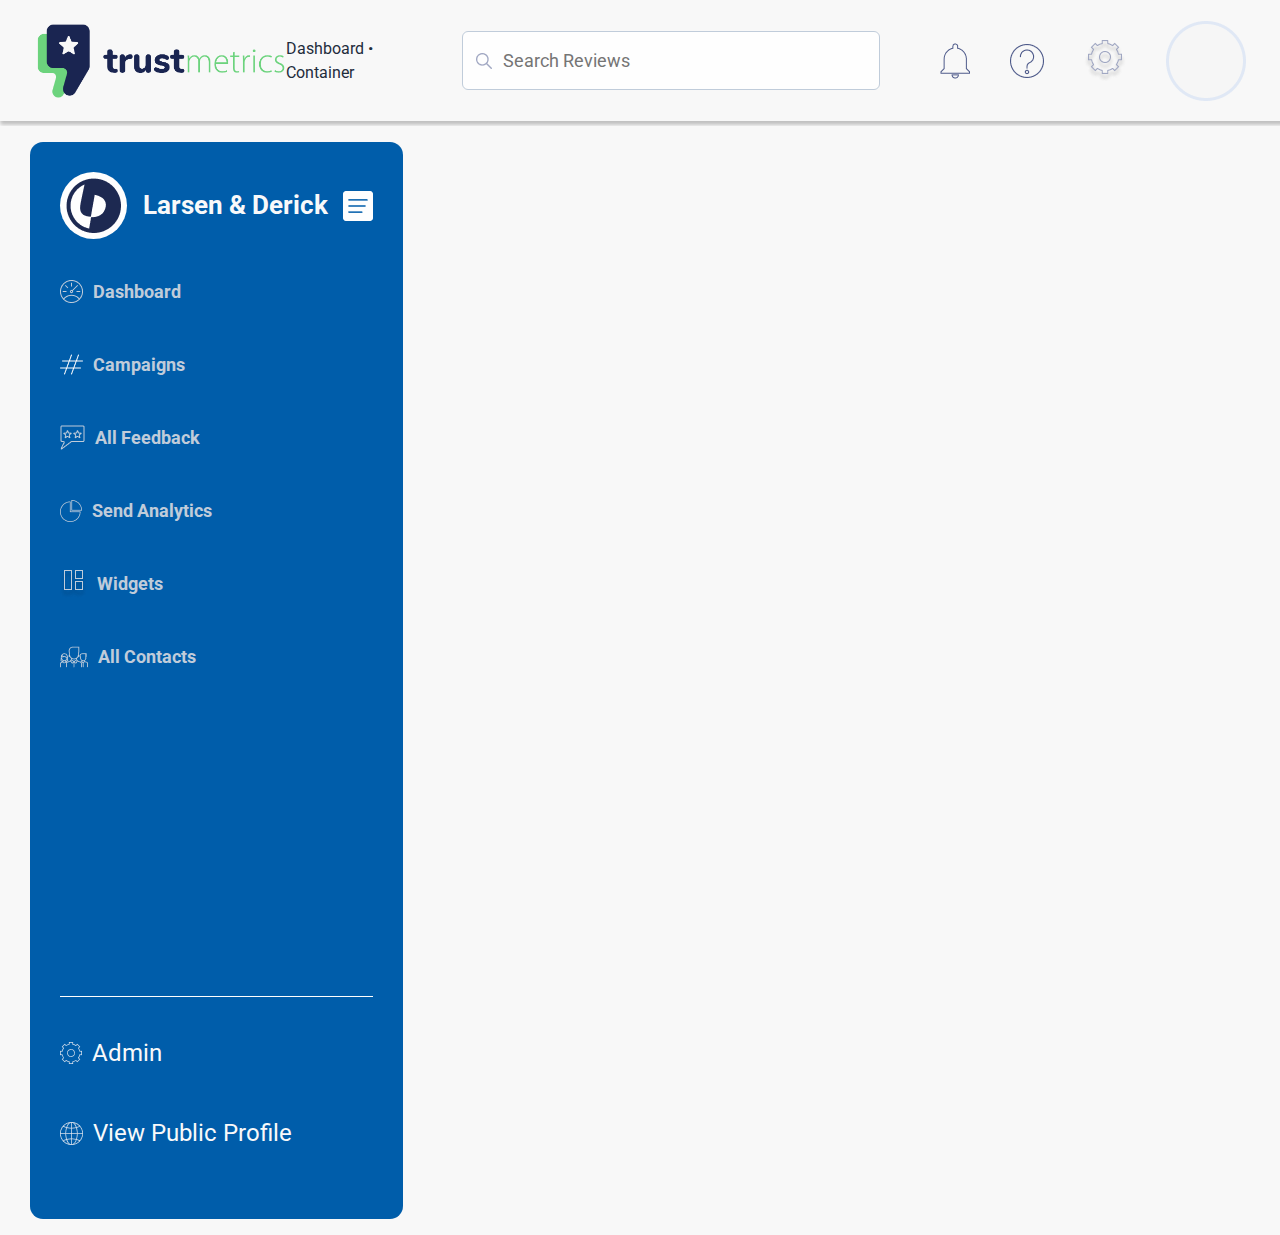
<file: views/index.html>
<!DOCTYPE html>
<html lang="en">
  <head>
    <meta charset="UTF-8" />
    <meta name="viewport" content="width=device-width, initial-scale=1.0" />
    <link
      href="https://fonts.googleapis.com/css?family=Roboto&display=swap"
      rel="stylesheet"
    />
    <link rel="stylesheet" href="../vendor/bootstrap.min.css" />
    <link rel="stylesheet" href="../styles/styles.css" />
    <link rel="stylesheet" href="../styles/header.css" />
    <link rel="stylesheet" href="../styles/main.css" />
    <link rel="stylesheet" href="../styles/dashboard.css" />
    <!-- <link rel="stylesheet" href="../styles/camp-new.css" /> -->
    <script src="../vendor/jquery.min.js" defer></script>
    <script src="../scripts/index.js" defer></script>
    <title>Figma</title>
  </head>
  <body>
    <nav class="header">
      <img src="../images/Logo.png" alt="trustmetrics logo" class="logo" />
      <div>
        <span>Dashboard </span>
        <span>&#8226; Container</span>
      </div>
      <div class="actions">
        <div class="search">
          <img src="../images/search (1) 1.png" />
          <input type="text" class="t-input" placeholder="Search Reviews" />
        </div>
        <img src="../images/notification_important_24px.png" alt="" />
        <img src="../images/question 1.png" alt="" />
        <img src="../images/settings 1.png" alt="" />
        <img src="../images/Group 26.png" alt="" />
      </div>
    </nav>

    <div class="main">
      <div class="dashboard">
        <div class="dash-head">
          <div class="dash-open">
            <img src="../images/dashboard/Ellipse 19.png" alt="" />
          </div>
          <p
            class="t-intro-bold text-light m-0 dash-heading"
            style="padding: 10px;"
          >
            Larsen & Derick
          </p>
          <div class="dash-close">
            <img src="../images/dashboard/Group 476.png" alt="" />
          </div>
        </div>

        <ul>
          <li class="dash-link" id="dashboard">
            <img src="../images/dashboard/dashboard 1.png" alt="" />
            <a href="#" class="t-para-bold">Dashboard</a>
          </li>
          <ul class="dash-sub-links">
            <li><a href="dash-overview.html">Overview</a></li>
            <li><a href="#">CSAT</a></li>
          </ul>
          <li href="#" class="dash-link">
            <img src="../images/dashboard/hashtag (1) 1.png" alt="" />
            <a class="t-para-bold">Campaigns</a>
          </li>
          <ul class="dash-sub-links">
            <li><a href="camp-new.html">New</a></li>
            <li><a href="camp-manage.html">Manage</a></li>
          </ul>
          <li href="#" class="dash-link">
            <img src="../images/dashboard/Group 106.png" alt="" />
            <a class="t-para-bold">All Feedback</a>
          </li>
          <ul class="dash-sub-links">
            <li><a href="#">New</a></li>
            <li><a href="#">Manage</a></li>
          </ul>
          <li href="#" class="dash-link">
            <img src="../images/dashboard/Group 107.png" alt="" />
            <a class="t-para-bold">Send Analytics</a>
          </li>
          <ul class="dash-sub-links">
            <li><a href="#">New</a></li>
            <li><a href="#">Manage</a></li>
          </ul>
          <li class="dash-link">
            <img src="../images/dashboard/Group 35.png" alt="" />
            <a class="t-para-bold">Widgets</a>
          </li>
          <ul class="dash-sub-links">
            <li><a href="#">New</a></li>
            <li><a href="#">Manage</a></li>
          </ul>
          <li class="dash-link">
            <img src="../images/dashboard/Group 108.png" alt="" />
            <a class="t-para-bold">All Contacts</a>
          </li>
          <ul class="dash-sub-links">
            <li><a href="#">New</a></li>
            <li><a href="#">Manage</a></li>
          </ul>
        </ul>
        <ul class="dash-footer">
          <li href="#" class="dash-link t-intro-2 text-light">
            <img src="../images/dashboard/settings 2.png" alt="" />
            <a class="">Admin</a>
          </li>
          <li href="#" class="dash-link t-intro-2 text-light">
            <img src="../images/dashboard/internet (1) 1.png" alt="" />
            <a class="">View Public Profile</a>
          </li>
        </ul>
      </div>

      
    </div>
  </body>
</html>
</file>
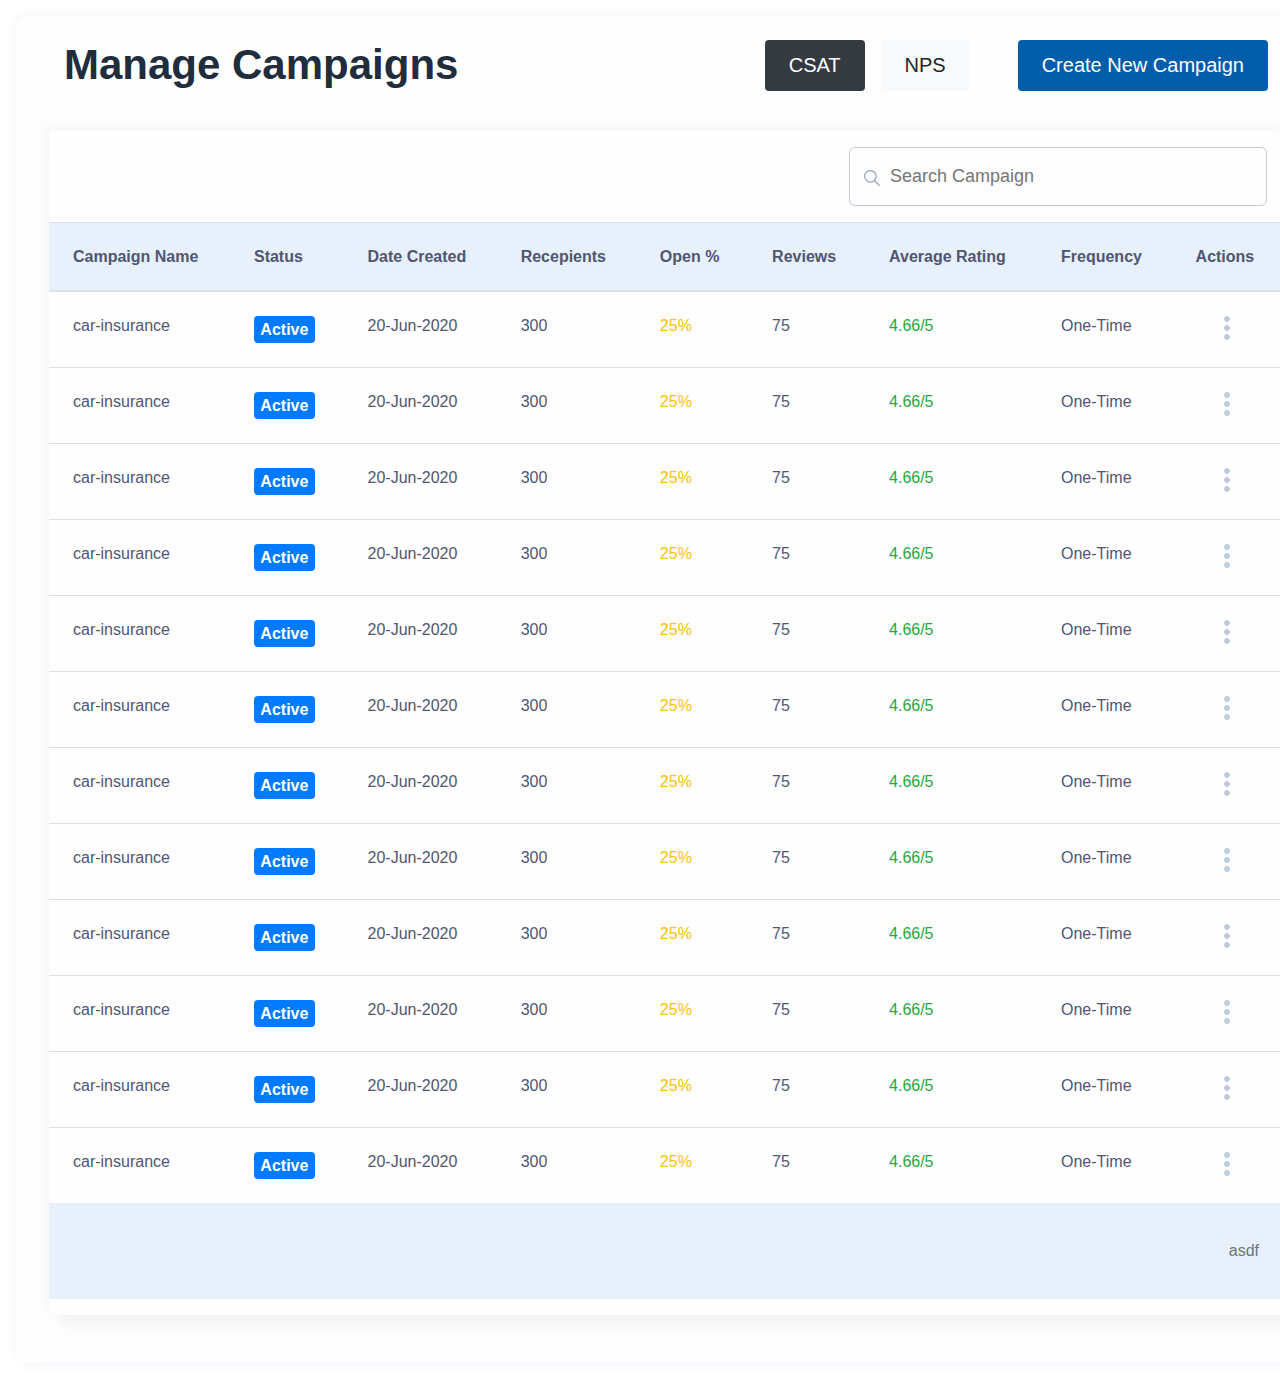
<file: views/camp-manage-table.html>
<!DOCTYPE html>
<html lang="en">
  <head>
    <meta charset="UTF-8" />
    <meta name="viewport" content="width=device-width, initial-scale=1.0" />
    <link rel="stylesheet" href="../vendor/bootstrap.min.css" />
    <link rel="stylesheet" href="../styles/styles.css" />
    <link rel="stylesheet" href="../styles/camp-new.css" />
    <title>Document</title>
  </head>
  <body>
    <div class="container-fluid p-4 pl-5 pr-5">
      <div class="row">
          <div class="col-md-6">
              <h2 class="t-h2">Manage Campaigns</h2>
          </div>
          <div class="col-md-6 d-flex justify-content-end">
              <button class="t-btn btn-dark mr-3">CSAT</button>
              <button class="t-btn btn-light mr-5">NPS</button>
              <button class="t-btn t-btn-primary">Create New Campaign</button>
          </div>
      </div>
      <div class="row py-4 mt-3">
          <div class="col-12 table-container p-0">
              <div class="d-flex justify-content-end p-3">
                <div class="search">
                    <img src="../images/search (1) 1.png" />
                    <input type="text" class="t-input" placeholder="Search Campaign" />
                  </div>
              </div>
              <div class="table-responsive">
                  <table class="table">
                      <caption class="table-foot">
                          <div class="d-flex justify-content-end p-4">asdf</div>
                      </caption>
                      <thead class="table-head">
                          <th class="p-4">Campaign Name</th>
                          <th class="p-4">Status</th>
                          <th class="p-4">Date Created</th>
                          <th class="p-4">Recepients</th>
                          <th class="p-4">Open %</th>
                          <th class="p-4">Reviews</th>
                          <th class="p-4">Average Rating</th>
                          <th class="p-4">Frequency</th>
                          <th class="p-4 pr-0">Actions</th>
                      </thead>
                      <tbody>
                          <tr>
                              <td>car-insurance</td>
                              <td><span class="badge badge-primary">Active</span></td>
                              <td>20-Jun-2020 </td>
                              <td>300</td>
                              <td class="text-warning">25%</td>
                              <td>75</td>
                              <td class="text-success">4.66/5</td>
                              <td>One-Time</td>
                              <td class="text-center"><span><img src="../images/campaign/Doted.png"></span></td>
                          </tr>
                          <tr>
                              <td>car-insurance</td>
                              <td><span class="badge badge-primary">Active</span></td>
                              <td>20-Jun-2020 </td>
                              <td>300</td>
                              <td class="text-warning">25%</td>
                              <td>75</td>
                              <td class="text-success">4.66/5</td>
                              <td>One-Time</td>
                              <td class="text-center"><span><img src="../images/campaign/Doted.png"></span></td>
                          </tr>
                          <tr>
                              <td>car-insurance</td>
                              <td><span class="badge badge-primary">Active</span></td>
                              <td>20-Jun-2020 </td>
                              <td>300</td>
                              <td class="text-warning">25%</td>
                              <td>75</td>
                              <td class="text-success">4.66/5</td>
                              <td>One-Time</td>
                              <td class="text-center"><span><img src="../images/campaign/Doted.png"></span></td>
                          </tr>
                          <tr>
                              <td>car-insurance</td>
                              <td><span class="badge badge-primary">Active</span></td>
                              <td>20-Jun-2020 </td>
                              <td>300</td>
                              <td class="text-warning">25%</td>
                              <td>75</td>
                              <td class="text-success">4.66/5</td>
                              <td>One-Time</td>
                              <td class="text-center"><span><img src="../images/campaign/Doted.png"></span></td>
                          </tr>
                          <tr>
                              <td>car-insurance</td>
                              <td><span class="badge badge-primary">Active</span></td>
                              <td>20-Jun-2020 </td>
                              <td>300</td>
                              <td class="text-warning">25%</td>
                              <td>75</td>
                              <td class="text-success">4.66/5</td>
                              <td>One-Time</td>
                              <td class="text-center"><span><img src="../images/campaign/Doted.png"></span></td>
                          </tr>
                          <tr>
                              <td>car-insurance</td>
                              <td><span class="badge badge-primary">Active</span></td>
                              <td>20-Jun-2020 </td>
                              <td>300</td>
                              <td class="text-warning">25%</td>
                              <td>75</td>
                              <td class="text-success">4.66/5</td>
                              <td>One-Time</td>
                              <td class="text-center"><span><img src="../images/campaign/Doted.png"></span></td>
                          </tr>
                          <tr>
                              <td>car-insurance</td>
                              <td><span class="badge badge-primary">Active</span></td>
                              <td>20-Jun-2020 </td>
                              <td>300</td>
                              <td class="text-warning">25%</td>
                              <td>75</td>
                              <td class="text-success">4.66/5</td>
                              <td>One-Time</td>
                              <td class="text-center"><span><img src="../images/campaign/Doted.png"></span></td>
                          </tr>
                          <tr>
                              <td>car-insurance</td>
                              <td><span class="badge badge-primary">Active</span></td>
                              <td>20-Jun-2020 </td>
                              <td>300</td>
                              <td class="text-warning">25%</td>
                              <td>75</td>
                              <td class="text-success">4.66/5</td>
                              <td>One-Time</td>
                              <td class="text-center"><span><img src="../images/campaign/Doted.png"></span></td>
                          </tr>
                          <tr>
                              <td>car-insurance</td>
                              <td><span class="badge badge-primary">Active</span></td>
                              <td>20-Jun-2020 </td>
                              <td>300</td>
                              <td class="text-warning">25%</td>
                              <td>75</td>
                              <td class="text-success">4.66/5</td>
                              <td>One-Time</td>
                              <td class="text-center"><span><img src="../images/campaign/Doted.png"></span></td>
                          </tr>
                          <tr>
                              <td>car-insurance</td>
                              <td><span class="badge badge-primary">Active</span></td>
                              <td>20-Jun-2020 </td>
                              <td>300</td>
                              <td class="text-warning">25%</td>
                              <td>75</td>
                              <td class="text-success">4.66/5</td>
                              <td>One-Time</td>
                              <td class="text-center"><span><img src="../images/campaign/Doted.png"></span></td>
                          </tr>
                          <tr>
                              <td>car-insurance</td>
                              <td><span class="badge badge-primary">Active</span></td>
                              <td>20-Jun-2020 </td>
                              <td>300</td>
                              <td class="text-warning">25%</td>
                              <td>75</td>
                              <td class="text-success">4.66/5</td>
                              <td>One-Time</td>
                              <td class="text-center"><span><img src="../images/campaign/Doted.png"></span></td>
                          </tr>
                          <tr>
                              <td>car-insurance</td>
                              <td><span class="badge badge-primary">Active</span></td>
                              <td>20-Jun-2020 </td>
                              <td>300</td>
                              <td class="text-warning">25%</td>
                              <td>75</td>
                              <td class="text-success">4.66/5</td>
                              <td>One-Time</td>
                            <td class="text-center"><span><img src="../images/campaign/Doted.png"></span></td>
                          </tr>
                      </tbody>
                  </table>
              </div>
          </div>
      </div>
    </div>
  </body>
</html>
</file>
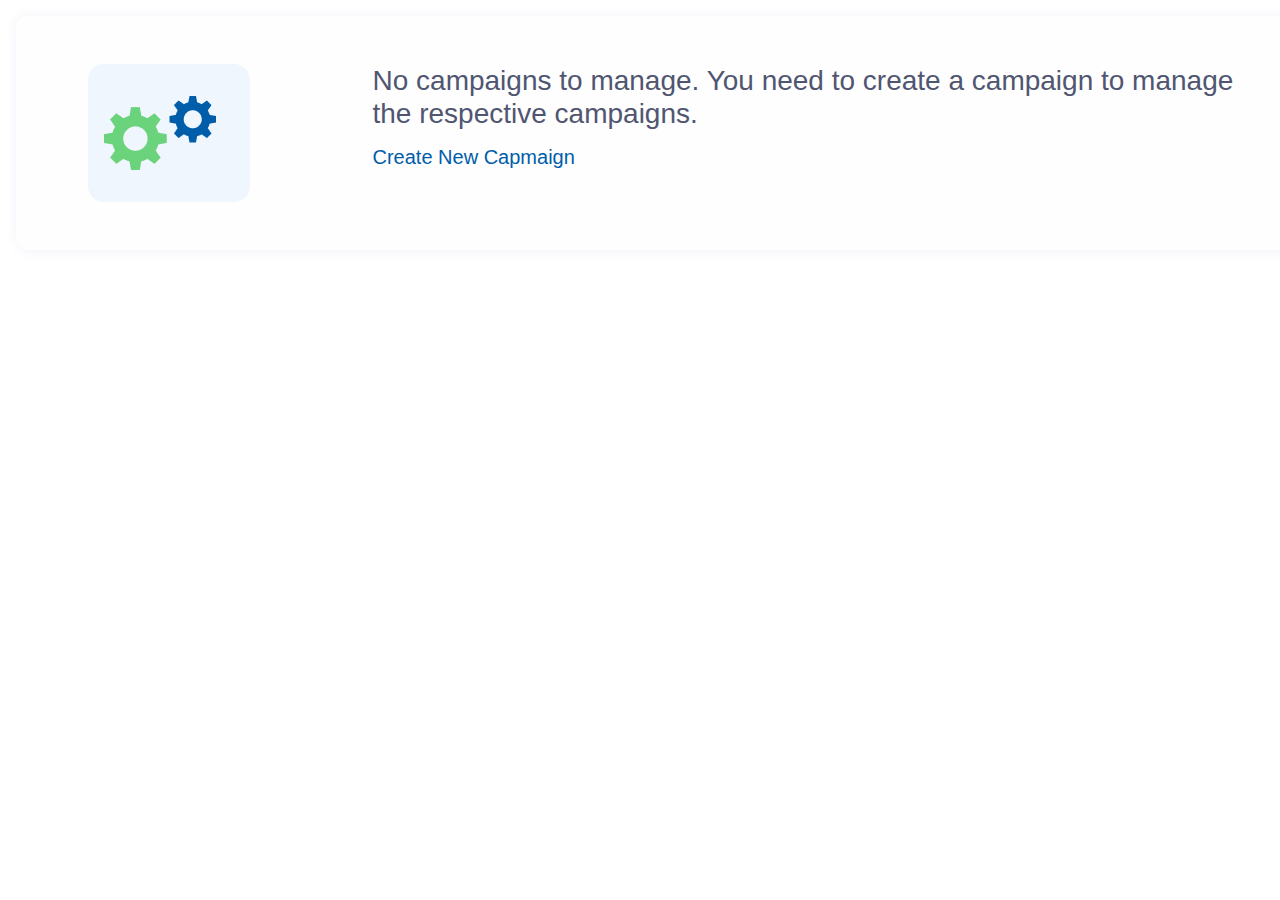
<file: views/camp-manage.html>
<!DOCTYPE html>
<html lang="en">
  <head>
    <meta charset="UTF-8" />
    <meta name="viewport" content="width=device-width, initial-scale=1.0" />
    <link rel="stylesheet" href="../vendor/bootstrap.min.css" />
    <link rel="stylesheet" href="../styles/styles.css" />
    <link rel="stylesheet" href="../styles/camp-new.css" />
    <title>Document</title>
  </head>
  <body>
    <div class="container-fluid p-5">
        <div class="row">
          <div class="col-md-3">
            <div class="section-img col-7 ml-4">
              <img src="../images/container/Group.png" alt="" />
            </div>
          </div>
          <div class="col-md-9">
            <p class="t-intro">
              No campaigns to manage. You need to create a campaign to manage the
              respective campaigns.
            </p>
            <a href="camp-new-NPS.html" class="t-btn t-btn-primary-tertiary mt-5 ml-0 p-0">
              Create New Capmaign
            </a>
          </div>
        </div>
      </div>
  </body>
</html>
</file>
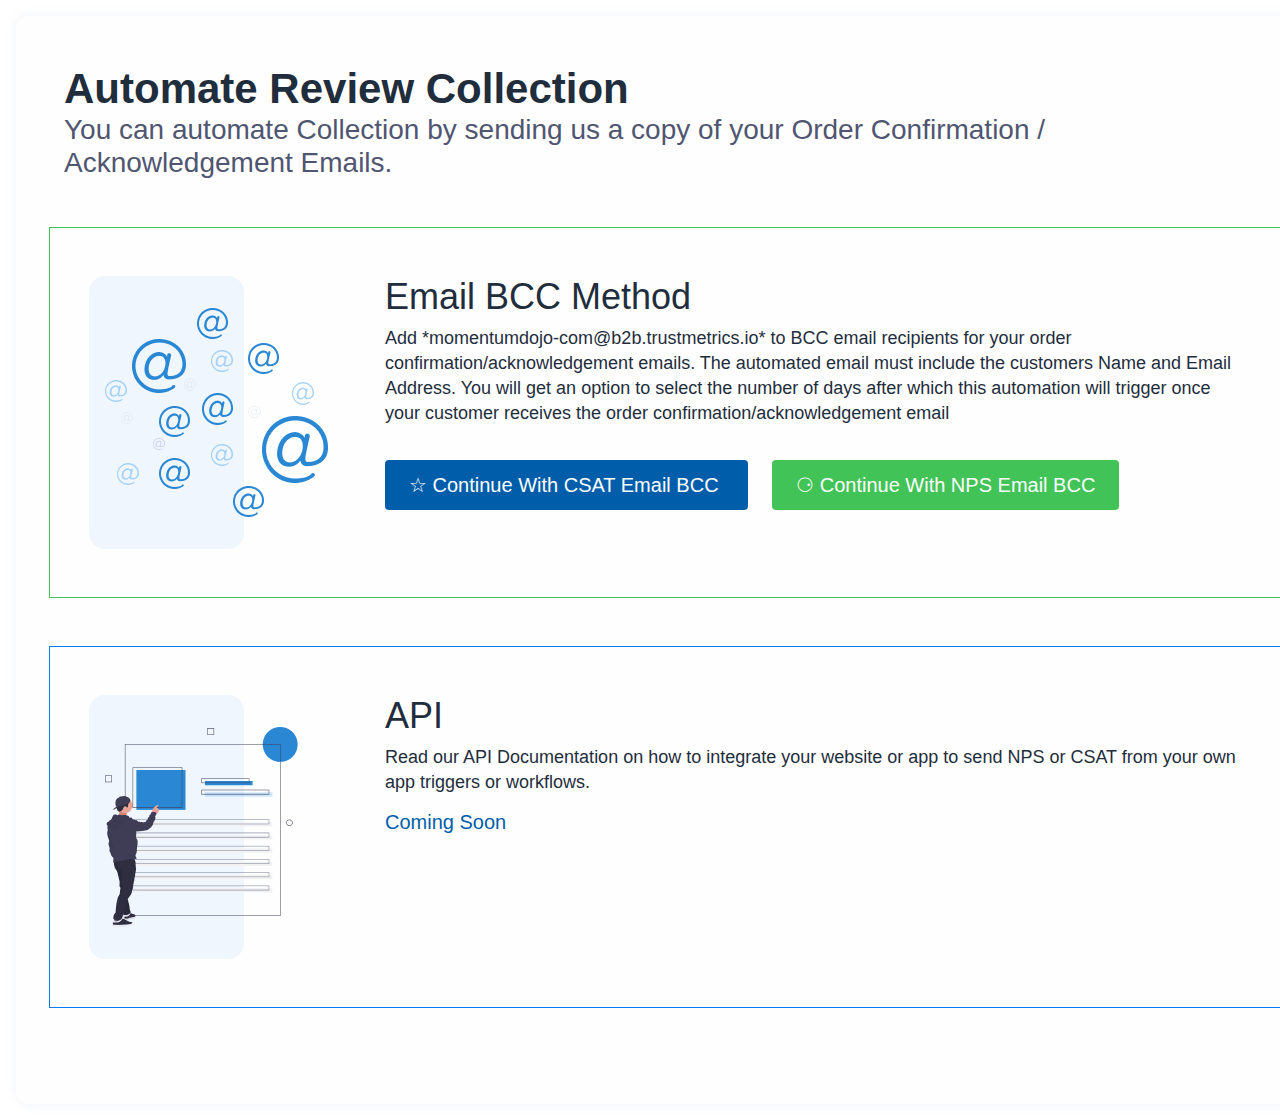
<file: views/camp-new-auto-NPS.html>
<!DOCTYPE html>
<html lang="en">
  <head>
    <meta charset="UTF-8" />
    <meta name="viewport" content="width=device-width, initial-scale=1.0" />
    <link rel="stylesheet" href="../vendor/bootstrap.min.css" />
    <link rel="stylesheet" href="../styles/styles.css" />
    <link rel="stylesheet" href="../styles/camp-new.css" />
    <title>Document</title>
  </head>
  <body>
    <div class="container-fluid p-5">
      <div class="t-h2">Automate Review Collection</div>
      <p class="t-intro">
        You can automate Collection by sending us a copy of your Order
        Confirmation / Acknowledgement Emails.
      </p>
      <div class="row border-secondary mt-5 mb-5 p-4 pt-5 pb-5">
        <div class="col-md-3">
          <div class="section-img col-7 mr-4">
            <img src="../images/campaign/Group 160.png" alt="" />
          </div>
        </div>
        <div class="col-md-9">
          <h3 class="t-h3">Email BCC Method</h3>
          <p class="t-para">
            Add *momentumdojo-com@b2b.trustmetrics.io* to BCC email recipients
            for your order confirmation/acknowledgement emails. The automated
            email must include the customers Name and Email Address. You will
            get an option to select the number of days after which this
            automation will trigger once your customer receives the order
            confirmation/acknowledgement email
          </p>
          <div class="mt-5">
            <a class="t-btn t-btn-primary mr-4">
              &#9734; Continue With CSAT Email BCC
            </a>
            <a class="t-btn t-btn-secondary">
              &#9862; Continue With NPS Email BCC
            </a>
          </div>
        </div>
      </div>
      <div class="row border-primary mt-5 mb-5 p-4 pt-5 pb-5">
        <div class="col-md-3">
          <div class="section-img col-7">
            <img src="../images/campaign/undraw_click_here_2li1 1.png" alt="" />
          </div>
        </div>
        <div class="col-md-9">
          <h3 class="t-h3">API</h3>
          <p class="t-para">
            Read our <a href="#">API Documentation</a> on how to integrate your
            website or app to send NPS or CSAT from your own app triggers or
            workflows.
          </p>
          <button class="t-btn t-btn-primary-tertiary p-0">Coming Soon</button>
        </div>
      </div>
    </div>
  </body>
</html>
</file>
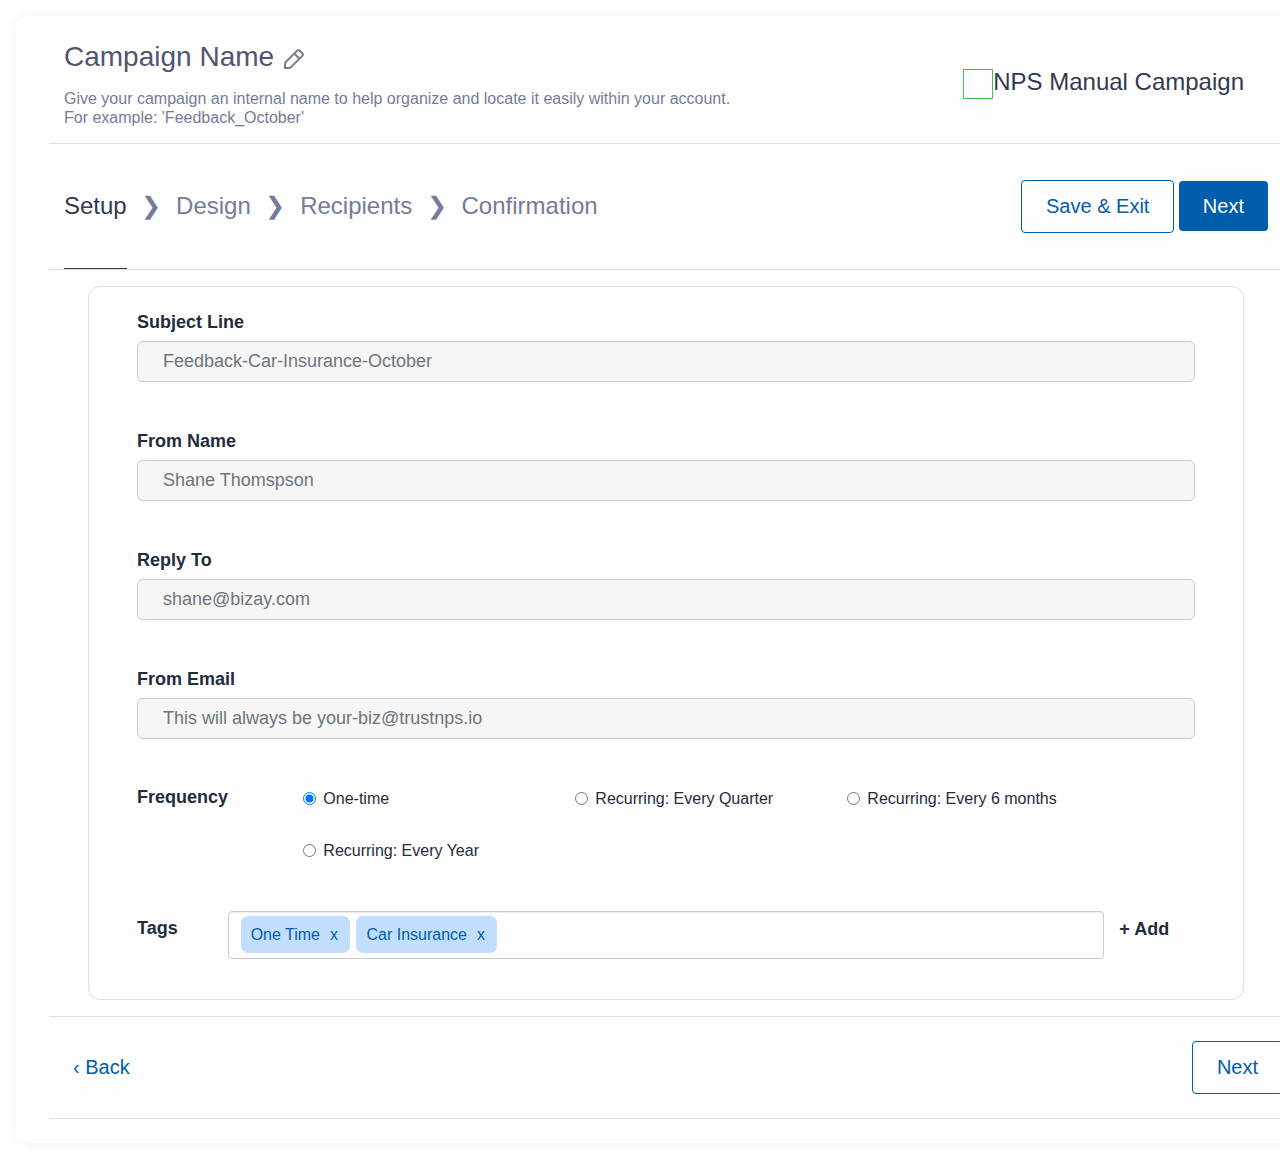
<file: views/camp-new-NPS.html>
<!DOCTYPE html>
<html lang="en">
  <head>
    <meta charset="UTF-8" />
    <meta name="viewport" content="width=device-width, initial-scale=1.0" />
    <link rel="stylesheet" href="../vendor/bootstrap-tagsinput.css" />
    <link rel="stylesheet" href="../vendor/bootstrap.min.css" />
    <link rel="stylesheet" href="../styles/styles.css" />
    <link rel="stylesheet" href="../styles/camp-new.css" />
    <link rel="stylesheet" href="../"> 
    <script src="../vendor/jquery.min.js"></script>
    <script src="../vendor/bootstrap-tagsinput.js"></script>
    <script src="../vendor/bootstrap.min.js"></script>
    <title>Document</title>
  </head>
  <body>
    <div class="container-fluid p-4 pl-5 pr-5">
      <div class="row border-bottom">
        <div class="col-md-7">
          <p class="t-intro">
            Campaign Name
            <img src="../images/container/24/basic/pencil-create.svg" />
          </p>
          <p class="t-tag">
            Give your campaign an internal name to help organize and locate it
            easily within your account. For example: 'Feedback_October'
          </p>
        </div>
        <div class="col-md-5 align-items-center d-flex">
          <p class="ml-auto mr-4 t-intro-2">
            <img src="../images/container/Rectangle 292.png" />NPS Manual
            Campaign
          </p>
        </div>
      </div>

      <div class="row border-bottom align-items-center d-flex">
        <div class="col-md-7 t-intro-2 non-active">
          <span class="active-tab mr-2 d-inline-block pt-5 border-dark border-bottom pb-5">Setup</span>
          <span class="mr-2">&#x276F;</span>
          <span class="mr-2 d-inline-block pt-5 pb-5">Design</span>
          <span class="mr-2">&#x276F;</span>
          <span class="mr-2 d-inline-block pt-5 pb-5">Recipients</span>
          <span class="mr-2">&#x276F;</span>
          <span class="mr-2 d-inline-block pt-5 pb-5">Confirmation</span>
        </div>
        <div class="col-md-5 align-items-center d-flex">
          <div class="ml-auto">
            <button class="t-btn t-btn-outline-primary">Save & Exit</button>
            <a href="form-design.html" class="t-btn t-btn-primary">Next</a>
          </div>
        </div>
      </div>

      <div class="row border-bottom">
        <div class="col-12">
          <form class="border csat-form mt-3 mb-3 ml-4 mr-4 p-4 pl-5 pr-5">
            <div class="form-group">
              <label class="t-para-bold">Subject Line</label>
              <input
                type="text"
                class="form-control t-input"
                placeholder="Feedback-Car-Insurance-October"
              />
            </div>
            <div class="form-group mt-5">
              <label class="t-para-bold">From Name</label>
              <input
                type="text"
                class="form-control t-input"
                placeholder="Shane Thomspson"
              />
            </div>
            <div class="form-group mt-5">
              <label class="t-para-bold">Reply To</label>
              <input
                type="text"
                class="form-control t-input"
                placeholder="shane@bizay.com"
              />
            </div>
            <div class="form-group mt-5">
              <label class="t-para-bold">From Email</label>
              <input
                type="text"
                class="form-control t-input"
                placeholder="This will always be your-biz@trustnps.io"
              />
            </div>

            <fieldset class="form-group mt-5">
              <div class="row">
                <legend class="col-form-label col-sm-2  t-para-bold pt-0">Frequency</legend>
                <div class="col-sm-3 p-0">
                  <div class="form-check">
                    <input
                      class="form-check-input"
                      type="radio"
                      name="gridRadios"
                      id="gridRadios1"
                      value="option1"
                      checked
                    />
                    <label class="form-check-label" for="gridRadios1">
                      One-time
                    </label>
                  </div>
                </div>
                <div class="col-sm-3 p-0">
                  <div class="form-check">
                    <input
                      class="form-check-input"
                      type="radio"
                      name="gridRadios"
                      id="gridRadios2"
                      value="option2"
                    />
                    <label class="form-check-label" for="gridRadios2">
                      Recurring: Every Quarter
                    </label>
                  </div>
                </div>
                <div class="col-sm-3 p-0">
                  <div class="form-check">
                    <input
                      class="form-check-input"
                      type="radio"
                      name="gridRadios"
                      id="gridRadios3"
                      value="option3"
                    />
                    <label class="form-check-label" for="gridRadios3">
                      Recurring: Every 6 months
                    </label>
                  </div>
                </div>
                <div class="col-sm-2 p-0"> </div>
                <div class="col-sm-3 p-0 pt-4">
                  <div class="form-check">
                    <input
                      class="form-check-input"
                      type="radio"
                      name="gridRadios"
                      id="gridRadios4"
                      value="option3"
                    />
                    <label class="form-check-label" for="gridRadios4">
                      Recurring: Every Year
                    </label>
                  </div>
                </div>
              </div>
            </fieldset>

            <div class="form-group row mt-5">
              <label for="inputEmail3" class="col-sm-1 col-form-label t-para-bold">Tags</label>
              <div class="col-sm-10">
                <input type="text" value="One Time, Car Insurance"  data-role="tagsinput">
              </div>
              <span class="t-para-bold mt-2 ">+ Add</span>
            </div>

          </form>
        </div>
      </div>

      <div class="row border-bottom pt-4 pb-4 align-items-center d-flex">
        <a class="t-btn t-btn-primary-tertiary" disabled>&#8249; Back</a>
        <a href="form-design.html" class="t-btn t-btn-outline-primary ml-auto">Next</a>
      </div>
    </div>
  </body>
</html>
</file>
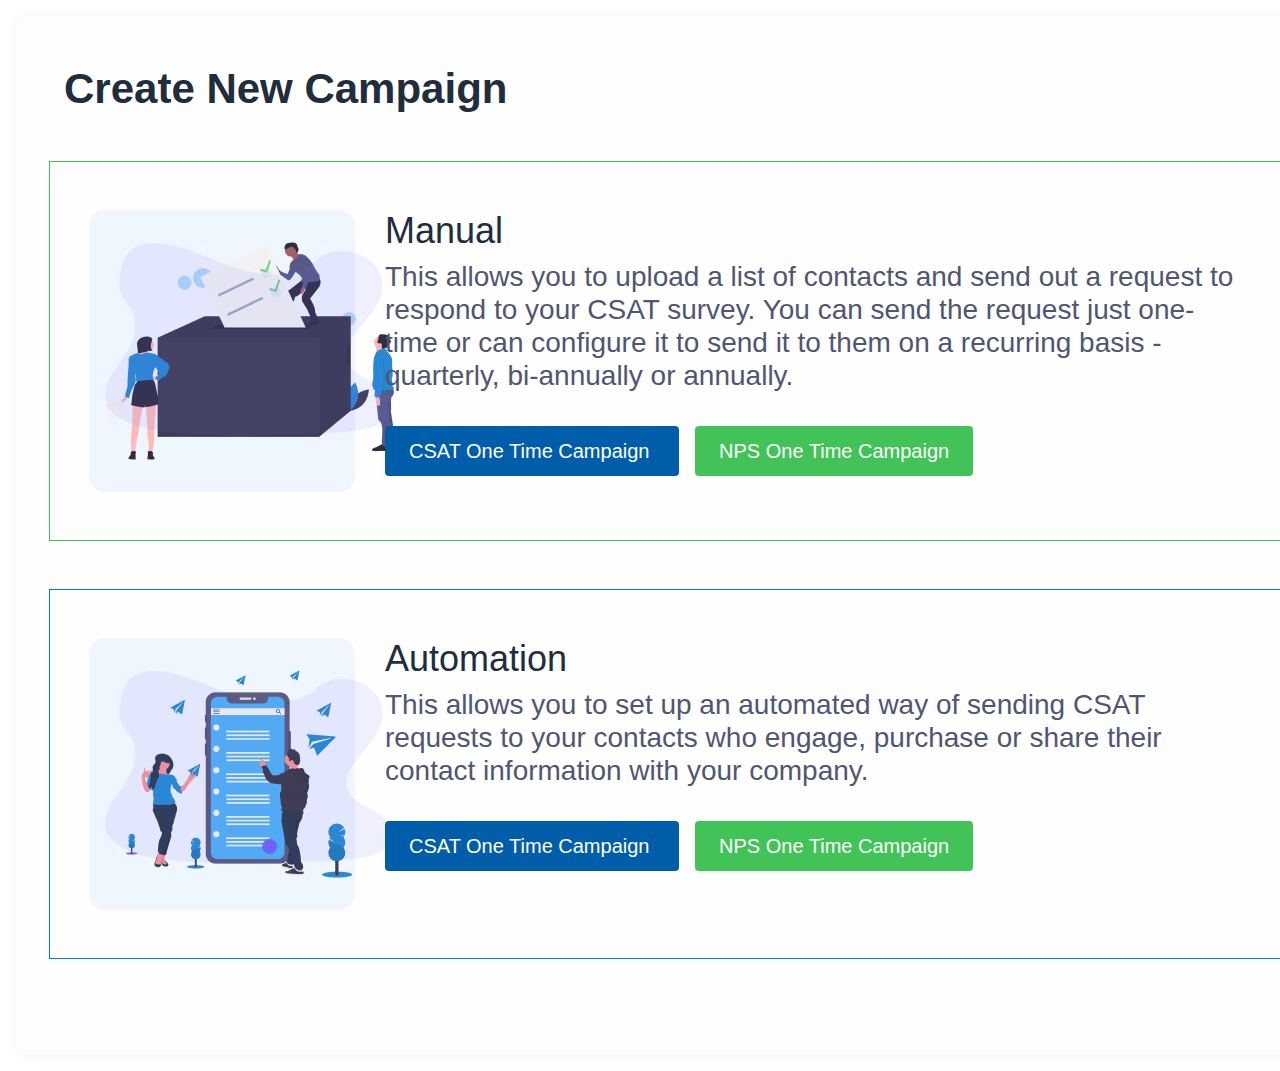
<file: views/camp-new.html>
<!DOCTYPE html>
<html lang="en">
  <head>
    <meta charset="UTF-8" />
    <meta name="viewport" content="width=device-width, initial-scale=1.0" />
    <link rel="stylesheet" href="../vendor/bootstrap.min.css" />
    <link rel="stylesheet" href="../styles/styles.css" />
    <link rel="stylesheet" href="../styles/camp-new.css" />
    <title>Document</title>
  </head>
  <body>
    <div class="container-fluid p-5">
      <h2 class="t-h2">Create New Campaign</h2>
      <div class="row border-secondary mt-5 mb-5 p-4 pt-5 pb-5">
        <div class="col-md-3">
          <div class="section-img">
            <img src="../images/undraw_voting_nvu7 1.png" alt="" />
          </div>
        </div>
        <div class="col-md-9">
          <h3 class="t-h3">Manual</h3>
          <p class="t-intro">
            This allows you to upload a list of contacts and send out a request
            to respond to your CSAT survey. You can send the request just
            one-time or can configure it to send it to them on a recurring basis
            - quarterly, bi-annually or annually.
          </p>
          <div class="mt-5">
            <a href="./camp-new-NPS.html" class="t-btn t-btn-primary mr-3">
              CSAT One Time Campaign
            </a>
            <a href="camp-new-NPS.html" class="t-btn t-btn-secondary">NPS One Time Campaign</a>
          </div>
        </div>
      </div>

      <div class="row border-primary mt-5 mb-5 p-4 pt-5 pb-5">
        <div class="col-md-3">
          <div class="section-img">
            <img src="../images/undraw_email_campaign_qa8y 1.png" alt="" />
          </div>
        </div>
        <div class="col-md-9">
          <h3 class="t-h3">Automation</h3>
          <p class="t-intro">
            This allows you to set up an automated way of sending CSAT requests
            to your contacts who engage, purchase or share their contact
            information with your company.
          </p>
          <div class="mt-5">
            <a href="#" class="t-btn t-btn-primary mr-3">
              CSAT One Time Campaign
            </a>
            <a href="camp-new-auto-NPS.html" class="t-btn t-btn-secondary">NPS One Time Campaign</a>
          </div>
        </div>
      </div>
    </div>
  </body>
</html>
</file>
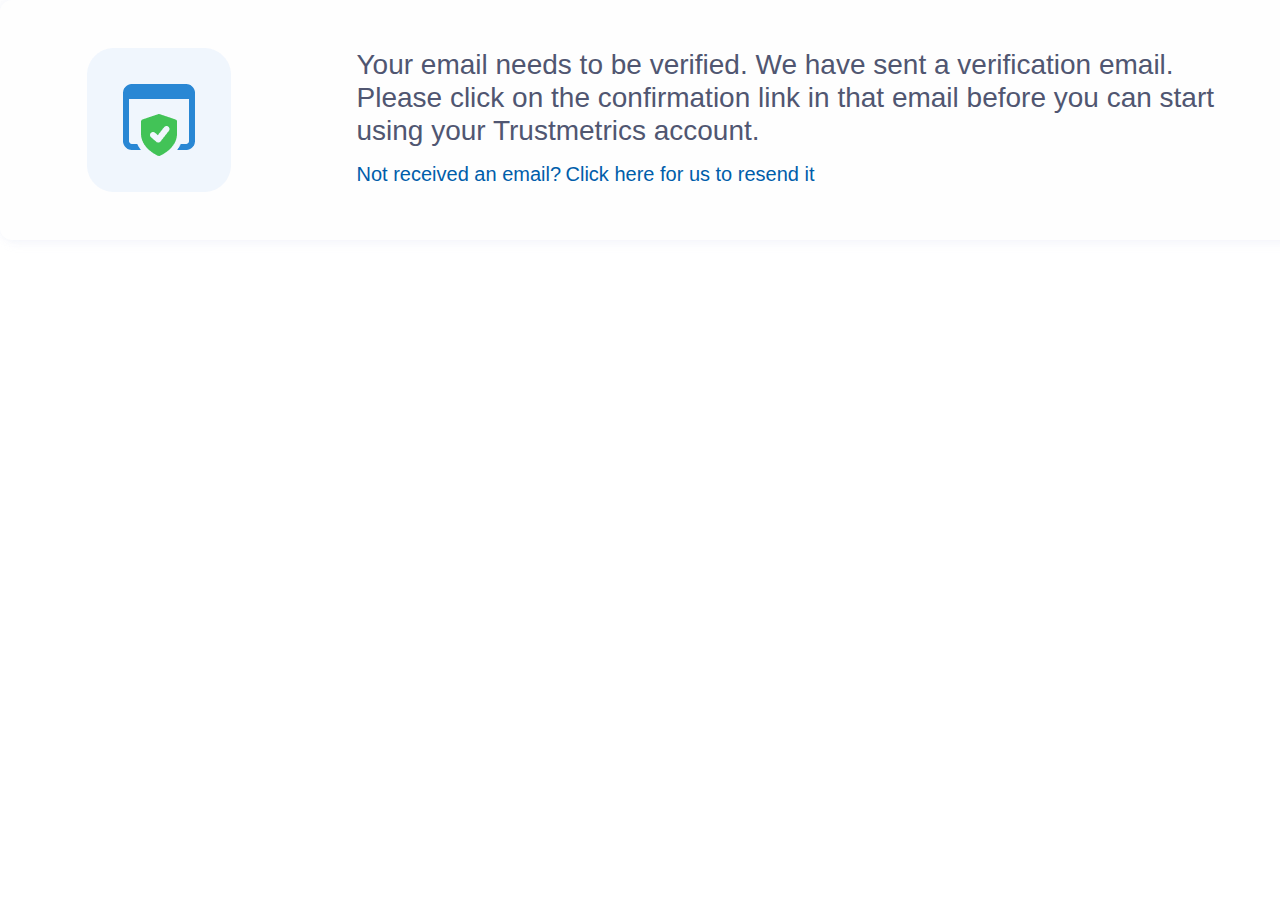
<file: views/dash-overview.html>
<!DOCTYPE html>
<html lang="en">
  <head>
    <meta charset="UTF-8" />
    <meta name="viewport" content="width=device-width, initial-scale=1.0" />
    <link rel="stylesheet" href="../vendor/bootstrap.min.css" />
    <link rel="stylesheet" href="../styles/styles.css" />
    <link rel="stylesheet" href="../styles/dash-overview.css" />
    <title>Document</title>
  </head>
  <body>
    <div class="container-fluid p-5">
      <div class="row">
        <div class="col-md-3">
          <div class="section-img col-7 ml-4">
            <img src="../images/container/shield 1.png" alt="" />
          </div>
        </div>
        <div class="col-md-9">
          <p class="t-intro">
            Your email needs to be verified. We have sent a verification email.
            Please click on the confirmation link in that email before you can
            start using your Trustmetrics account.
          </p>
          <button class="t-btn t-btn-primary-tertiary ml-0 p-0">
            Not received an email?
          </button>
          <button class="t-btn t-btn-primary-tertiary ml-0 p-0">
            Click here for us to resend it
          </button>
        </div>
      </div>
    </div>
  </body>
</html>
</file>
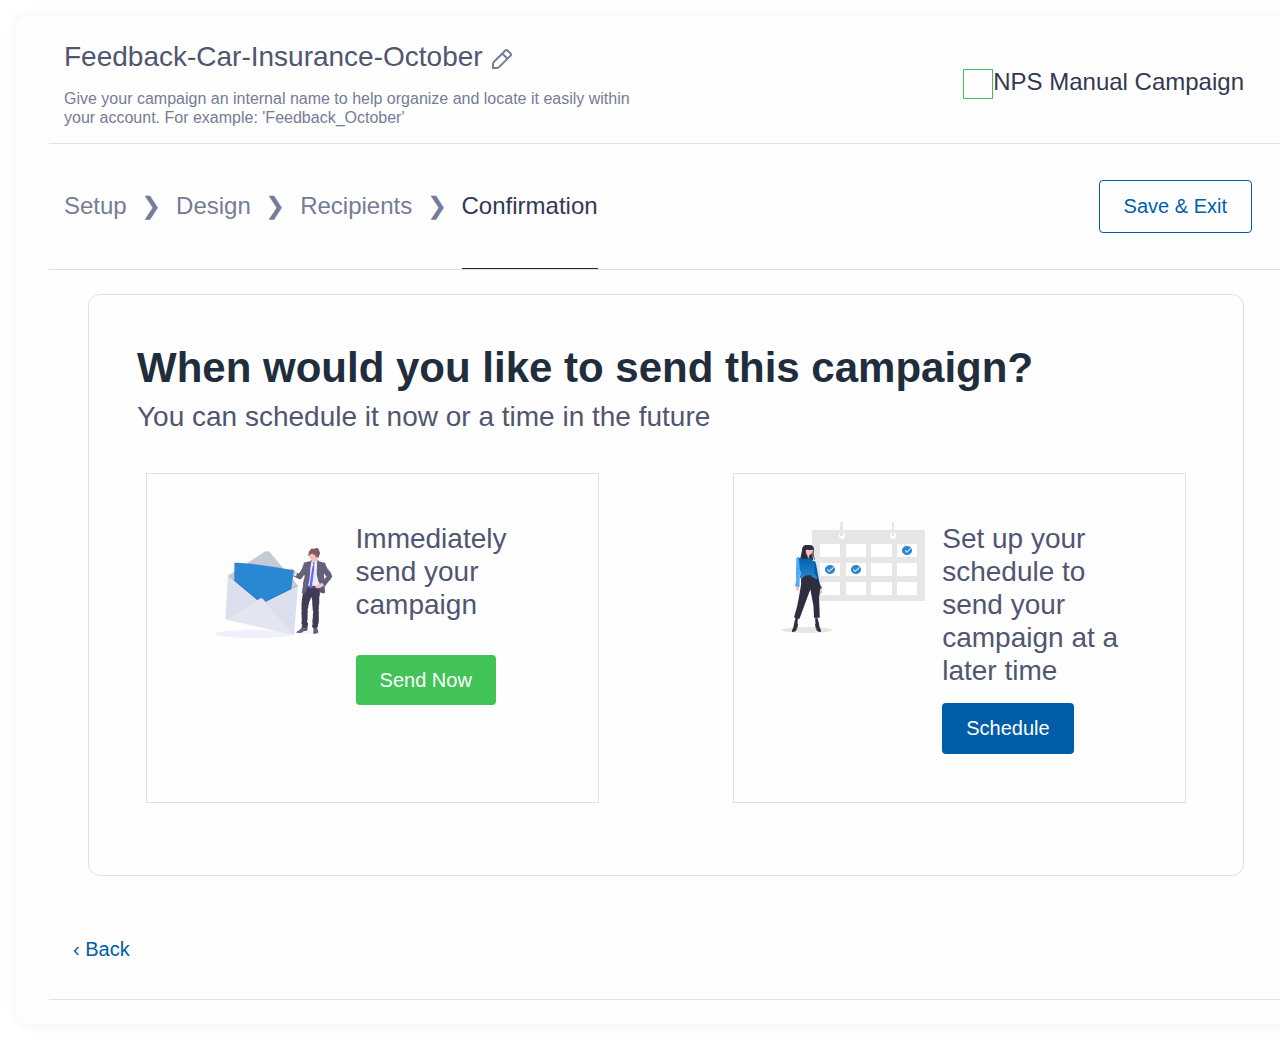
<file: views/form-confirm-send.html>
<!DOCTYPE html>
<html lang="en">
  <head>
    <meta charset="UTF-8" />
    <meta name="viewport" content="width=device-width, initial-scale=1.0" />
    <link rel="stylesheet" href="../vendor/bootstrap.min.css" />
    <link rel="stylesheet" href="../styles/styles.css" />
    <link rel="stylesheet" href="../styles/camp-new.css" />
    <link rel="stylesheet" href="../styles/form-confirm.css" />
    <script src="../vendor/jquery.min.js"></script>
    <script src="../vendor/bootstrap.min.js"></script>
    <script src="../scripts/form-design-build-email.js"></script>
    <title>Document</title>
  </head>
  <body>
    <div class="container-fluid p-4 pl-5 pr-5">
      <div class="row border-bottom">
        <div class="col-md-6">
          <p class="t-intro">
            Feedback-Car-Insurance-October
            <img src="../images/container/24/basic/pencil-create.svg" />
          </p>
          <p class="t-tag">
            Give your campaign an internal name to help organize and locate it
            easily within your account. For example: 'Feedback_October'
          </p>
        </div>
        <div class="col-md-6 align-items-center d-flex">
          <p class="ml-auto mr-4 t-intro-2">
            <img src="../images/container/Rectangle 292.png" />NPS Manual
            Campaign
          </p>
        </div>
      </div>

      <div class="row border-bottom align-items-center d-flex">
        <div class="col-6 t-intro-2 non-active">
          <span class="mr-2 d-inline-block pt-5 pb-5">Setup</span>
          <span class="mr-2">&#x276F;</span>
          <span class="mr-2 d-inline-block pt-5 pb-5">Design</span>
          <span class="mr-2">&#x276F;</span>
          <span class="mr-2 d-inline-block pt-5 pb-5">Recipients</span>
          <span class="mr-2">&#x276F;</span>
          <span class="active-tab mr-2 d-inline-block pt-5 pb-5">Confirmation</span>
        </div>
        <div class="col-6 align-items-center d-flex">
          <div class="ml-auto">
            <button class="t-btn t-btn-outline-primary mr-3">
              Save & Exit
            </button>
          </div>
        </div>
      </div>

<!-- Middle Section -->
      <div class="row">
        <div class="col-12">

          <div class="row m-4 border csat-form">
            <div class="col-12 p-5">
                <h2 class="t-h2">
                    When would you like to send this campaign?
                </h2>
                <p class="t-intro mt-2">
                    You can schedule it now or a time in the future
                </p>
                <div class="row">
                    <div class="col-5 border p-5 m-4">
                        <div class="row">
                            <div class="col-5">
                                <img src="../images/campaign/undraw_envelope_n8lc 1.png" alt="">
                            </div>
                            <div class="col-7">
                                <p class="t-intro">
                                    Immediately send your campaign
                                </p>
                                <div class="mt-5">
                                  <a href="form-sent.html" class="t-btn t-btn-secondary">Send Now</a>
                                </div>
                            </div>
                        </div>
                    </div>
                    <div class="col-5 border p-5 m-4 ml-auto">
                        <div class="row">
                            <div class="col-5">
                                <img src="../images/campaign/Group 155.png" alt="">
                            </div>
                            <div class="col-7">
                                <p class="t-intro">
                                    Set up your schedule to send your campaign at a later time
                                </p>
                                <button class="t-btn t-btn-primary"  data-toggle="modal" data-target="#scheduleModal">Schedule</button>
                            </div>
                        </div>
                    </div>
                </div>
            </div>
          </div>

        </div>
      </div>

      <div class="row border-bottom pt-4 pb-4 align-items-center d-flex">
        <a href="form-design.html" class="t-btn t-btn-primary-tertiary">&#8249; Back</a>
      </div>
    </div>
  </body>
</html>

<!-- Schedule Email Modal -->
<div class="modal fade" id="scheduleModal" tabindex="-1" role="dialog" aria-labelledby="scheduleModalLabel" aria-hidden="true">
  <div class="modal-dialog schedule-modal" role="document">
    <div class="modal-content">
      <div class="modal-header">
        <h3 class="modal-title t-h3 px-5 py-3" id="scheduleModalLabel">Schedule Email</h3>
        <button type="button" class="close mt-2 mr-2" data-dismiss="modal" aria-label="Close">
          <span aria-hidden="true">&times;</span>
        </button>
      </div>
      <div class="modal-body p-5 pt-3">
        <div class="form-group">
          <label class="form-control-label t-para-bold mt-4">Date</label>
          <input type="date" class="t-input form-control p-4 w-75" placeholder="Shanethompson@gmail.com">
        </div>
        <div class="form-group">
          <label class="form-control-label t-para-bold mt-4">Time Zone</label>
          <select class="t-input form-control p-4 w-50"></select>
        </div>
        <div class="form-group">
          <label class="form-control-label t-para-bold mt-4">Time</label>
          <input type="time" class="t-input form-control p-4 w-30">
        </div>
        <div class="col-4 mt-4 ml-auto mt-4">
          <a href="form-send-schedule.html" class="t-btn t-btn-primary">Schedule</a>
        </div>
      </div>
    </div>
  </div>
</div>
</file>
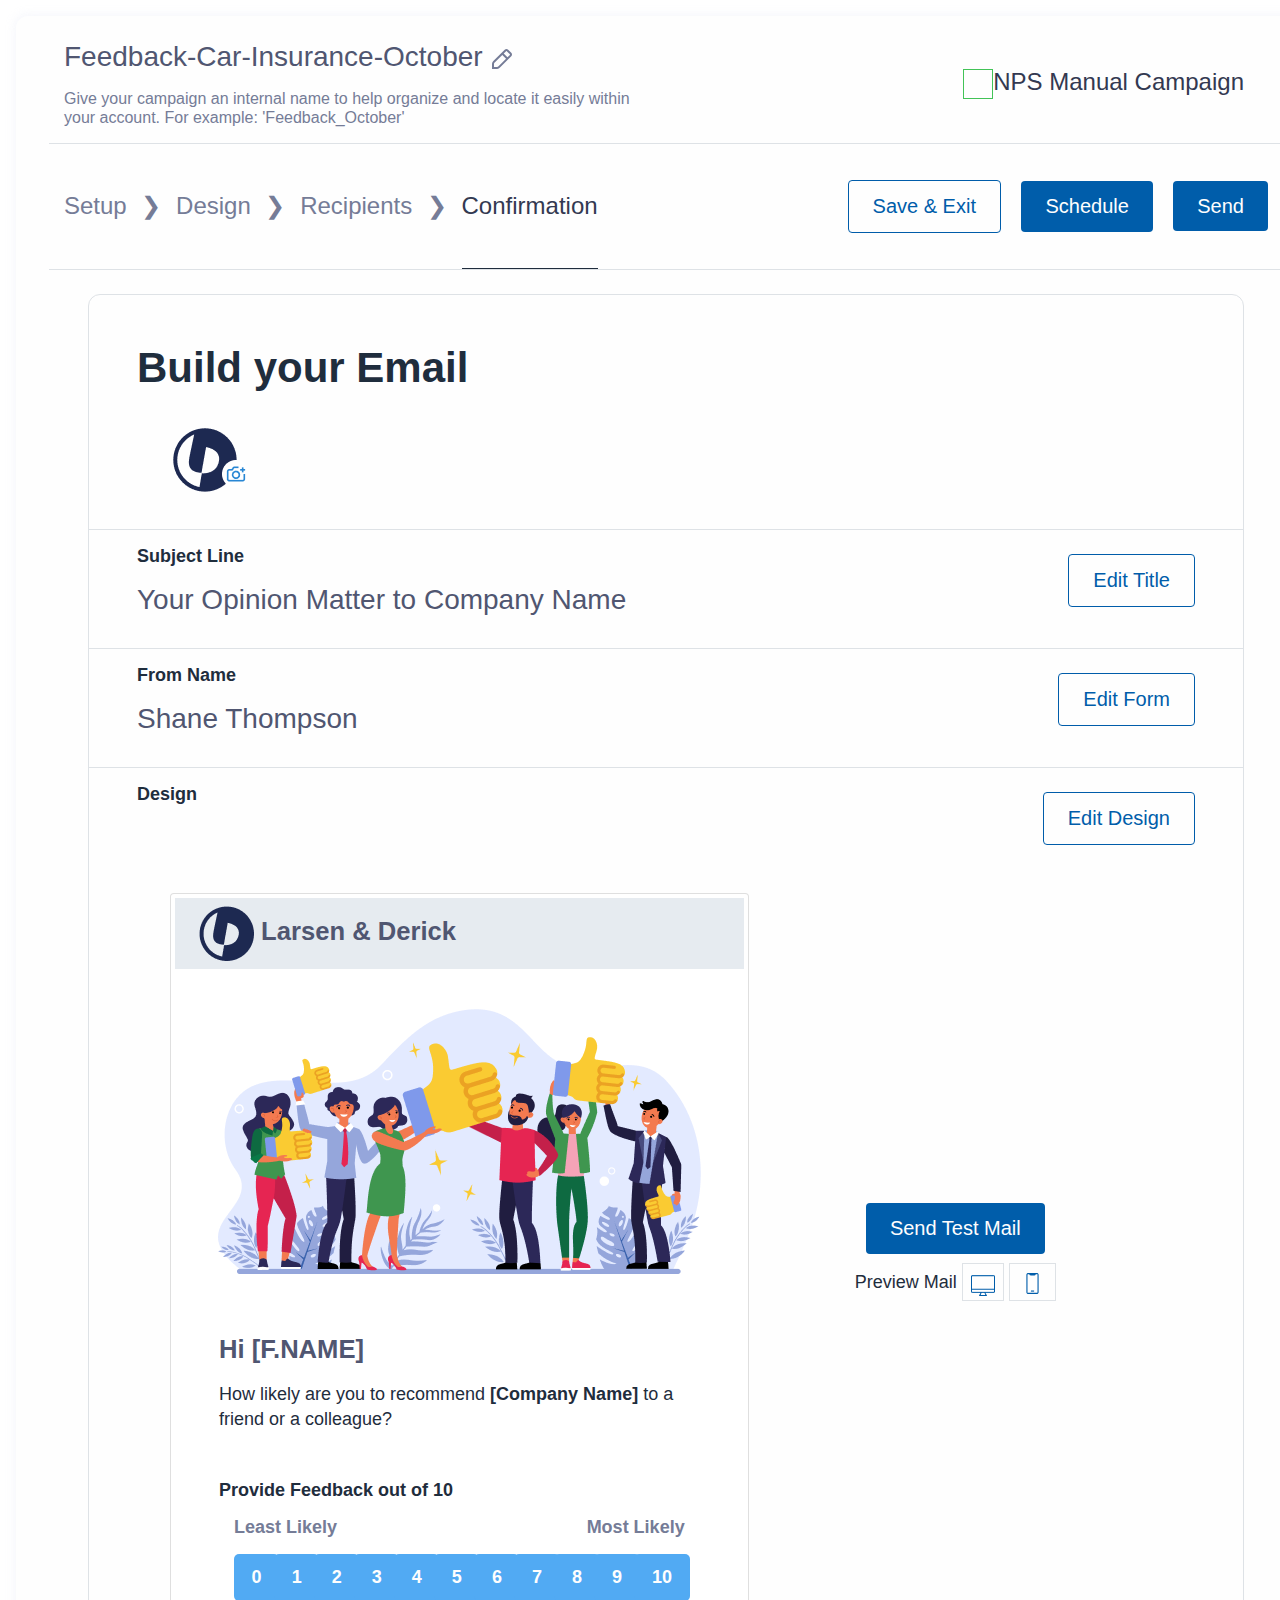
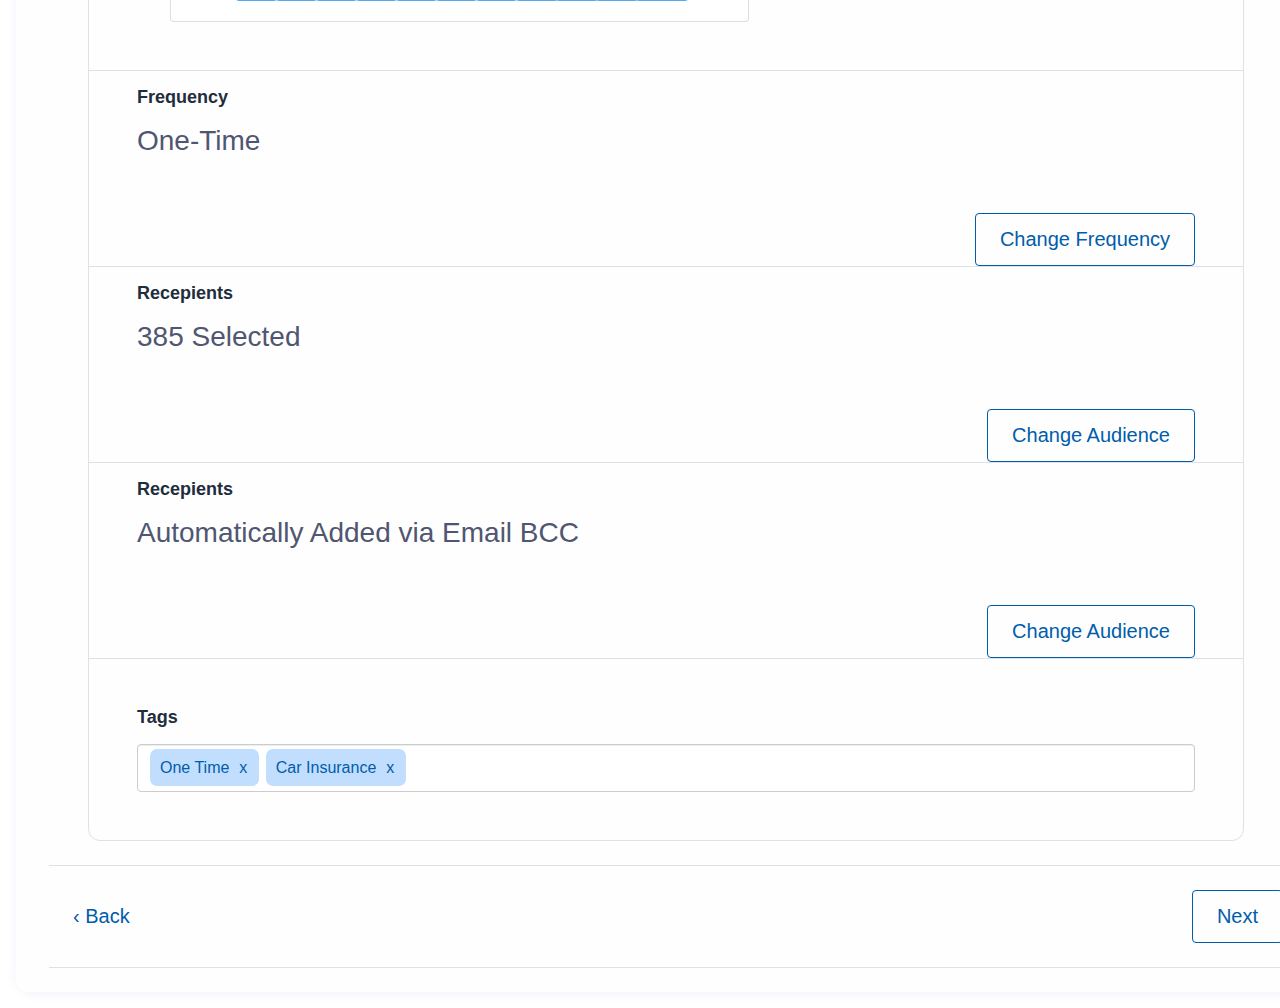
<file: views/form-confirm.html>
<!DOCTYPE html>
<html lang="en">
  <head>
    <meta charset="UTF-8" />
    <meta name="viewport" content="width=device-width, initial-scale=1.0" />
    <link rel="stylesheet" href="../vendor/bootstrap-tagsinput.css" />
    <link rel="stylesheet" href="../vendor/bootstrap.min.css" />
    <link rel="stylesheet" href="../styles/styles.css" />
    <link rel="stylesheet" href="../styles/camp-new.css" />
    <link rel="stylesheet" href="../styles/form-confirm.css" />
    <script src="../vendor/jquery.min.js"></script>
    <script src="../vendor/bootstrap.min.js"></script>
    <script src="../vendor/bootstrap-tagsinput.js"></script>
    <!-- <script src="../scripts/form-confirm.js"></script> -->
    <title>Document</title>
  </head>
  <body>
    <div class="container-fluid p-4 pl-5 pr-5">
      <div class="row border-bottom">
        <div class="col-md-6">
          <p class="t-intro">
            Feedback-Car-Insurance-October
            <img src="../images/container/24/basic/pencil-create.svg" />
          </p>
          <p class="t-tag">
            Give your campaign an internal name to help organize and locate it
            easily within your account. For example: 'Feedback_October'
          </p>
        </div>
        <div class="col-md-6 align-items-center d-flex">
          <p class="ml-auto mr-4 t-intro-2">
            <img src="../images/container/Rectangle 292.png" />NPS Manual
            Campaign
          </p>
        </div>
      </div>

      <div class="row border-bottom align-items-center d-flex">
        <div class="col-md-6 t-intro-2 non-active">
          <span class="mr-2 d-inline-block pt-5 pb-5">Setup</span>
          <span class="mr-2">&#x276F;</span>
          <span class="mr-2 d-inline-block pt-5 pb-5">Design</span>
          <span class="mr-2">&#x276F;</span>
          <span class="mr-2 d-inline-block pt-5 pb-5">Recipients</span>
          <span class="mr-2">&#x276F;</span>
          <span class="active-tab mr-2 d-inline-block pt-5 pb-5">Confirmation</span>
        </div>
        <div class="col-md-6 align-items-center d-flex">
          <div class="ml-auto">
            <button class="t-btn t-btn-outline-primary mr-3">
              Save & Exit
            </button>
            <button class="t-btn t-btn-primary mr-3" data-toggle="modal" data-target="#scheduleModal">Schedule</button>
            <a href="form-confirm-send.html" class="t-btn t-btn-primary">Send</a>
          </div>
        </div>
      </div>
<!-- Middle Section -->
      <div class="row border-bottom">
        <div class="col-12">

          <div class="row m-4 border csat-form">
            <div class="col-12">

              <div class="row border-bottom">
                <div class="col-12 pt-5 px-5">
                    <h2 class="t-h2">Build your Email</h2>
                    <img
                      class="img-fluid"
                      src="../images/campaign/Frame.png"
                      alt=""
                    />
                </div>
              </div>

              <div class="row border-bottom">
                <div class="col-9 px-5 py-3">
                  <p class="t-para-bold">Subject Line</p>
                  <p id="title" class="t-intro">Your Opinion Matter to Company Name</p>
                  <input id="title-input" style="display: none;" class="t-input form-control" type="text" placeholder="Your Opinion Matter to Company Name">
                </div>
                <div class="px-5 mt-4 ml-auto">
                    <button id="edit-button" class="t-btn t-btn-outline-primary">Edit Title</button>
                </div>
              </div>

              <div class="row border-bottom">
                <div class="col-9 px-5 py-3">
                  <p class="t-para-bold">From Name</p>
                  <p id="title" class="t-intro">Shane Thompson</p>
                </div>
                <div class="ml-auto px-5 mt-4">
                    <button id="edit-button" class="t-btn t-btn-outline-primary">Edit Form</button>
                </div>
              </div>

              <div class="row">
                <div class="col-9 px-5 py-3">
                  <p class="t-para-bold">Design</p>
                </div>
                <div class="ml-auto px-5 mt-4">
                    <button id="edit-button" class="t-btn t-btn-outline-primary">Edit Design</button>
                </div>
              </div>

              <div class="row border-bottom">
                <div class="col-12 p-5">
                  <div class="row px-5">
                    <div class="card col-7 p-0">
                      <h5 class="t-intro-bold email-head p-2 pl-4 m-1">
                        <span><img class="img-fluid" src="../images/dashboard/Ellipse 19.png"></span>
                        Larsen & Derick
                      </h5>
                      <div class="card-body text-center">
                        <img class="img-fluid" src="../images/campaign/EmailFrame.png">
                      </div>
                      <div class="card-body px-5">
                        <p class="t-intro-bold">Hi [F.NAME]</p>
                        <p class="t-para">
                          How likely are you to recommend <strong>[Company Name]</strong> to a friend or a colleague?
                        </p>
                        <p class="t-para-bold mt-5">Provide Feedback out of 10</p>
                        <div class="col-12">
                          <div class="row">
                            <div class="col-6">
                              <p class="t-para-bold" style="color: #757C97;">
                                Least Likely
                              </p>
                            </div>
                            <div class="col-6">
                              <p class="t-para-bold text-right" style="color: #757C97;">
                                Most Likely
                              </p>
                            </div>
                          </div>
                          <div class="row">
                            <div class="col-1"><button class="rating-btn">0</button></div>
                            <div class="col-1"><button class="rating-btn">1</button></div>
                            <div class="col-1"><button class="rating-btn">2</button></div>
                            <div class="col-1"><button class="rating-btn">3</button></div>
                            <div class="col-1"><button class="rating-btn">4</button></div>
                            <div class="col-1"><button class="rating-btn">5</button></div>
                            <div class="col-1"><button class="rating-btn">6</button></div>
                            <div class="col-1"><button class="rating-btn">7</button></div>
                            <div class="col-1"><button class="rating-btn">8</button></div>
                            <div class="col-1"><button class="rating-btn">9</button></div>
                            <div class="col-1"><button class="rating-btn">10</button></div>
                          </div>
                        </div>
                      </div>
                    </div>
                    <div class="col-5 d-flex flex-column align-items-center justify-content-center">
                      <div>
                        <button class="t-btn t-btn-primary" data-toggle="modal" data-target="#testModal">Send Test Mail</button>
                      </div>
                      <p class="t-para mt-3">Preview Mail
                        <span class="border p-2"><img src="../images/campaign/desktop (1) 1.png" alt=""></span>
                        <span class="border p-2 px-3"><img src="../images/campaign/Group 451.png" alt=""></span>
                      </p>
                    </div>
                  </div>
                </div>
              </div>

              <div class="row border-bottom">
                <div class="col-9 px-5 py-3">
                  <p class="t-para-bold">Frequency</p>
                  <p id="title" class="t-intro">One-Time</p>
                </div>
                <div class="ml-auto px-5 mt-4">
                  <button id="edit-button" class="t-btn t-btn-outline-primary">Change Frequency</button>
                </div>
              </div>

              <div class="row border-bottom">
                <div class="col-9 px-5 py-3">
                  <p class="t-para-bold">Recepients</p>
                  <p id="title" class="t-intro">385 Selected</p>
                </div>
                <div class="ml-auto px-5 mt-4">
                  <button id="edit-button" class="t-btn t-btn-outline-primary">Change Audience</button>
                </div>
              </div>

              <div class="row border-bottom">
                <div class="col-9 px-5 py-3">
                  <p class="t-para-bold">Recepients</p>
                  <p id="title" class="t-intro">Automatically Added via Email BCC</p>
                </div>
                <div class="ml-auto px-5 mt-4">
                  <button id="edit-button" class="t-btn t-btn-outline-primary">Change Audience</button>
                </div>
              </div>

              <div class="row p-5">
                <div class="col-12 p-0">
                  <p class="t-para-bold">Tags</p>
                </div>
                <input class="t-input" data-role="tagsinput" value="One Time, Car Insurance">
              </div>

            </div>
          </div>

        </div>
      </div>

      <div class="row border-bottom pt-4 pb-4 align-items-center d-flex">
        <a href="form-design-build-email.html" class="t-btn t-btn-primary-tertiary">&#8249; Back</a>
        <a href="form-confirm-send.html" class="t-btn t-btn-outline-primary ml-auto">Next</a>
      </div>
    </div>
  </body>
</html>


<!-- Test email Modal -->
<div class="modal fade" id="testModal" tabindex="-1" role="dialog" aria-labelledby="testModalLabel" aria-hidden="true">
  <div class="modal-dialog test-modal" role="document">
    <div class="modal-content">
      <div class="modal-header">
        <h3 class="modal-title t-h3 px-5 py-3" id="testModalLabel">Send Test Email</h3>
        <button type="button" class="close mt-2 mr-2" data-dismiss="modal" aria-label="Close">
          <span aria-hidden="true">&times;</span>
        </button>
      </div>
      <div class="modal-body p-5 pt-3">
        <p class="t-para-bold mt-4">Type Emails (Seperated by commas)</p>
        <input type="text" class="t-input form-control p-4" placeholder="Shanethompson@gmail.com">
        <div class="col-4 mt-4 ml-auto">
          <button type="button" class="t-btn t-btn-primary">Send Test Email</button>
        </div>
      </div>
    </div>
  </div>
</div>


<!-- Schedule Email Modal -->
<div class="modal fade" id="scheduleModal" tabindex="-1" role="dialog" aria-labelledby="scheduleModalLabel" aria-hidden="true">
  <div class="modal-dialog schedule-modal" role="document">
    <div class="modal-content">
      <div class="modal-header">
        <h3 class="modal-title t-h3 px-5 py-3" id="scheduleModalLabel">Schedule Email</h3>
        <button type="button" class="close mt-2 mr-2" data-dismiss="modal" aria-label="Close">
          <span aria-hidden="true">&times;</span>
        </button>
      </div>
      <div class="modal-body p-5 pt-3">
        <div class="form-group">
          <label class="form-control-label t-para-bold mt-4">Date</label>
          <input type="date" class="t-input form-control p-4 w-75" placeholder="Shanethompson@gmail.com">
        </div>
        <div class="form-group">
          <label class="form-control-label t-para-bold mt-4">Time Zone</label>
          <select class="t-input form-control p-4 w-50"></select>
        </div>
        <div class="form-group">
          <label class="form-control-label t-para-bold mt-4">Time</label>
          <input type="time" class="t-input form-control p-4 w-30">
        </div>
        <div class="col-4 mt-4 ml-auto">
          <button type="button" class="t-btn t-btn-primary">Schedule</button>
        </div>
      </div>
    </div>
  </div>
</div>
</file>
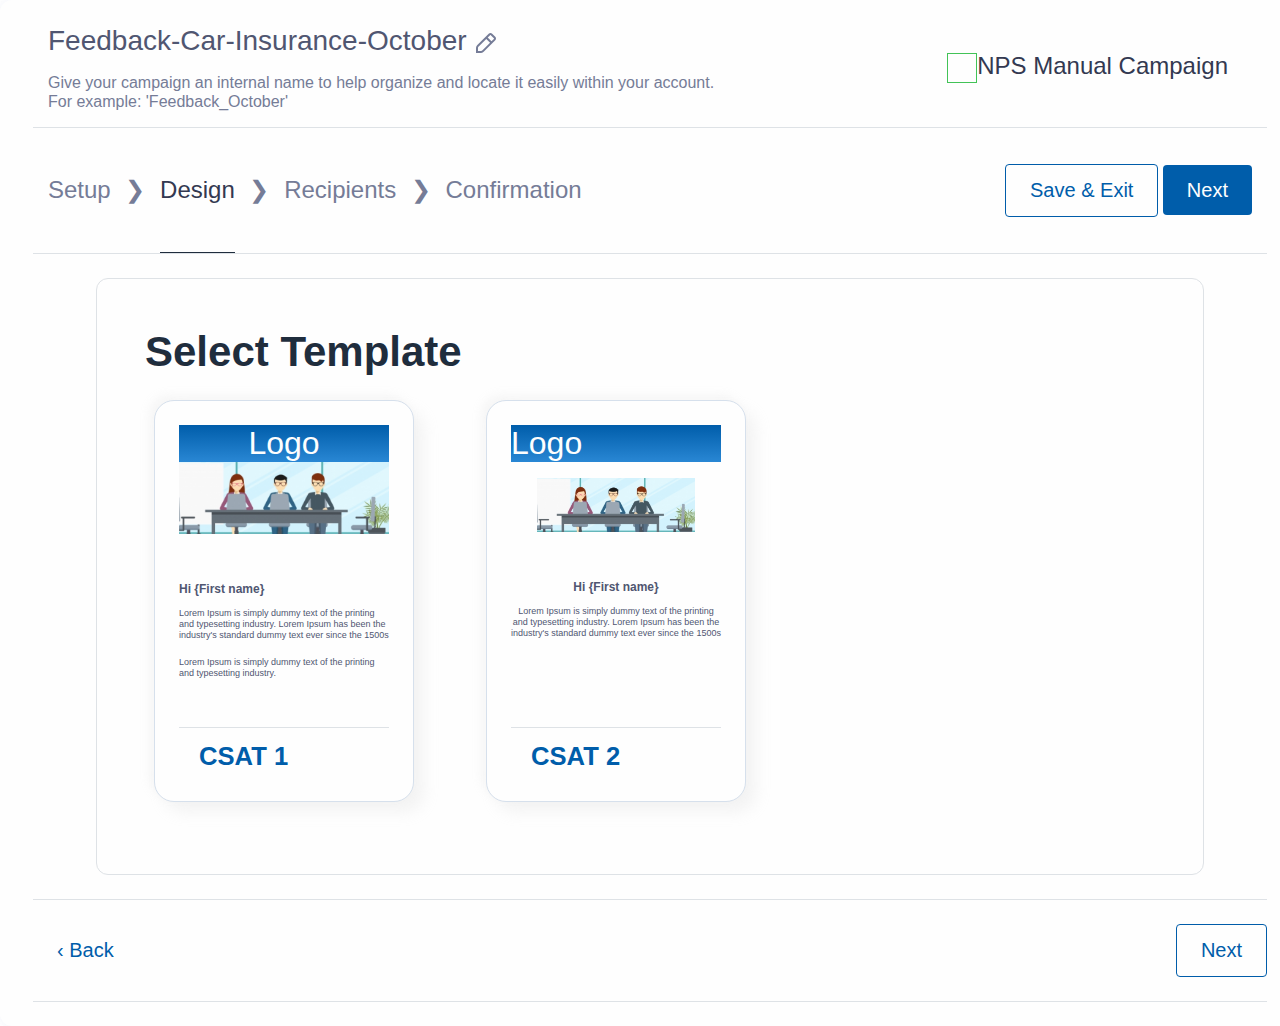
<file: views/form-design.html>
<!DOCTYPE html>
<html lang="en">
  <head>
    <meta charset="UTF-8" />
    <meta name="viewport" content="width=device-width, initial-scale=1.0" />
    <link rel="stylesheet" href="../vendor/bootstrap.min.css" />
    <link rel="stylesheet" href="../styles/styles.css" />
    <link rel="stylesheet" href="../styles/form-design.css" />
    <title>Document</title>
  </head>
  <body>
    <div class="container-fluid p-4 pl-5 pr-5">
      <div class="row border-bottom">
        <div class="col-md-7">
          <p class="t-intro">
            Feedback-Car-Insurance-October
            <img src="../images/container/24/basic/pencil-create.svg" />
          </p>
          <p class="t-tag">
            Give your campaign an internal name to help organize and locate it
            easily within your account. For example: 'Feedback_October'
          </p>
        </div>
        <div class="col-md-5 align-items-center d-flex">
          <p class="ml-auto mr-4 t-intro-2">
            <img src="../images/container/Rectangle 292.png" />NPS Manual
            Campaign
          </p>
        </div>
      </div>

      <div class="row border-bottom align-items-center d-flex">
        <div class="col-md-7 t-intro-2 non-active">
          <span class="mr-2 d-inline-block pt-5 pb-5">Setup</span>
          <span class="mr-2">&#x276F;</span>
          <span class="active-tab mr-2 d-inline-block pt-5 pb-5">Design</span>
          <span class="mr-2">&#x276F;</span>
          <span class="mr-2 d-inline-block pt-5 pb-5">Recipients</span>
          <span class="mr-2">&#x276F;</span>
          <span class="mr-2 d-inline-block pt-5 pb-5">Confirmation</span>
        </div>
        <div class="col-md-5 align-items-center d-flex">
          <div class="ml-auto">
            <button class="t-btn t-btn-outline-primary">Save & Exit</button>
            <a href="form-design-build-email.html" class="t-btn t-btn-primary">Next</a>
          </div>
        </div>
      </div>

      <div class="row border-bottom content-container">
        <div class="col-12">
          <div class="border csat-form m-4 mx-5 p-5">
              <p class="t-h2">Select Template</p>
              <div class="row">

                <div class="card col-md-3 m-4 px-4 pt-4">
                  <h4 class="t-h4 text-center card-logo-title m-0">Logo</h4>
                  <img class="img-fluid" src="../images/campaign/pngtree-vector-design-background-of-board-meeting-or-management-in-the-office-image_307735 1.png">
                  <div class="card-body p-0 py-5">
                    <h4 class="t-h4 card-title">Hi {First name}</h4>
                    <p class="card-text">Lorem Ipsum is simply dummy text of the printing and typesetting industry. Lorem Ipsum has been the industry's standard dummy text ever since the 1500s</p>
                    <p class="card-text">Lorem Ipsum is simply dummy text of the printing and typesetting industry.</p>
                  </div>
                  <div class="card-footer border-top">
                    <p class="t-intro-bold color-primary">CSAT 1</p>
                  </div>
                </div>

                <div class="card col-md-3 m-4 mx-5 px-4 pt-4">
                  <h4 class="t-h4 card-logo-title m-0">Logo</h4>
                  <div class="text-center mt-3">
                    <img class="img-fluid w-75"src="../images/campaign/pngtree-vector-design-background-of-board-meeting-or-management-in-the-office-image_307735 1.png">
                  </div>
                  <div class="card-body p-0 py-5">
                    <h4 class="t-h4 card-title text-center">Hi {First name}</h4>
                    <p class="card-text text-center">Lorem Ipsum is simply dummy text of the printing and typesetting industry. Lorem Ipsum has been the industry's standard dummy text ever since the 1500s</p>
                  </div>
                  <div class="card-footer border-top">
                    <p class="t-intro-bold color-primary">CSAT 2</p>
                  </div>
                </div>

              </div>
          </div>
        </div>
      </div>

      <div class="row border-bottom pt-4 pb-4 align-items-center d-flex">
        <a href="camp-new-NPS.html" class="t-btn t-btn-primary-tertiary">&#8249; Back</a>
        <a href="form-design-build-email.html" class="t-btn t-btn-outline-primary ml-auto">Next</a>
      </div>
    </div>
  </body>
</html>
</file>
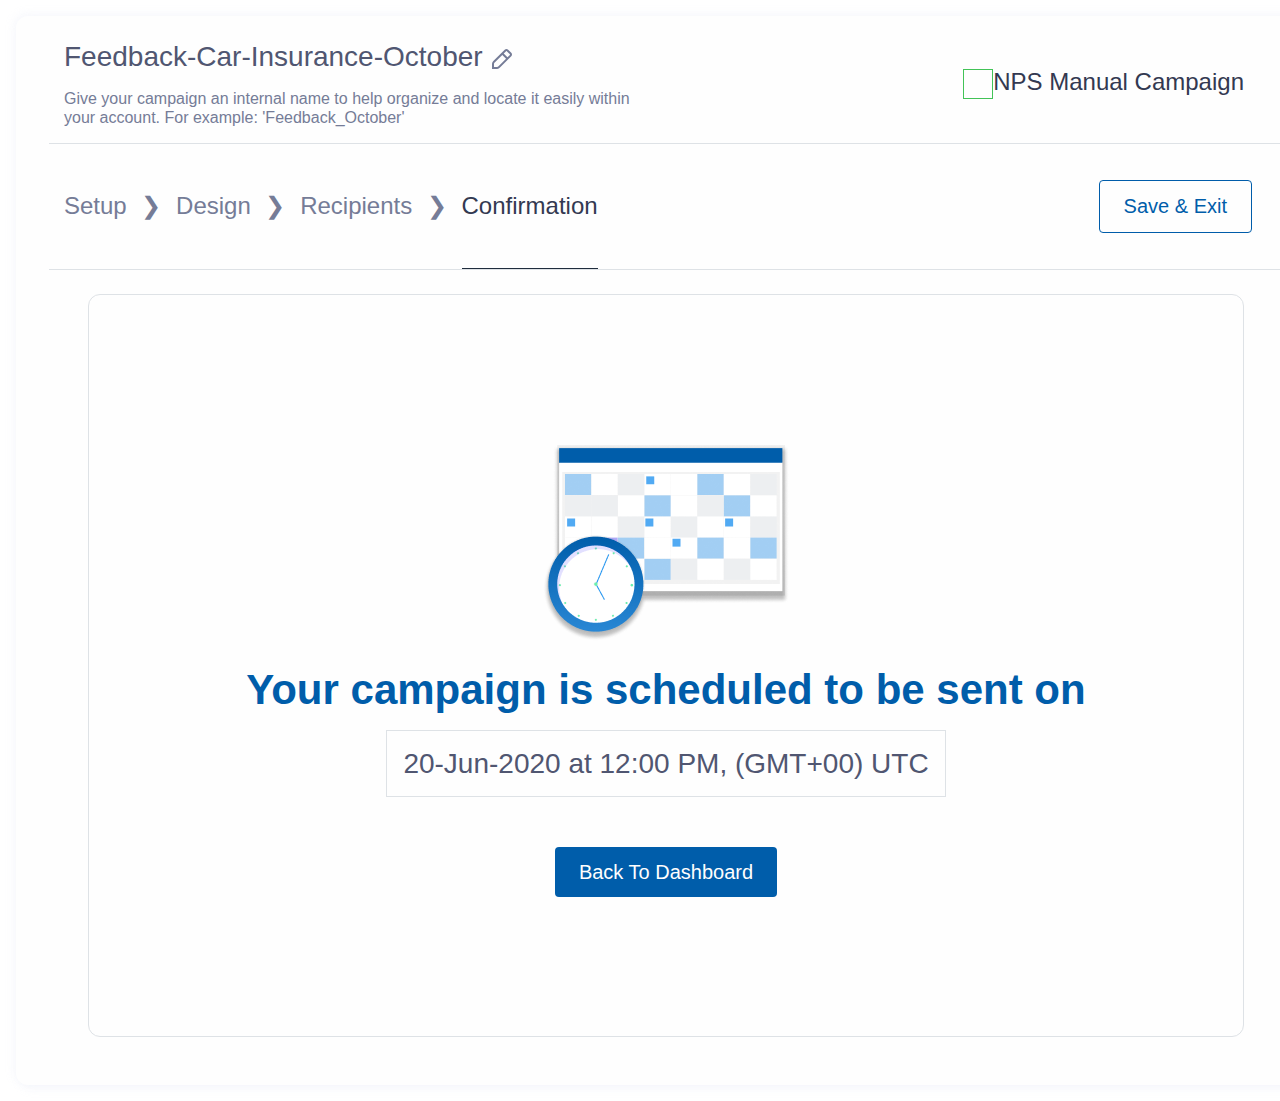
<file: views/form-send-schedule.html>
<!DOCTYPE html>
<html lang="en">
  <head>
    <meta charset="UTF-8" />
    <meta name="viewport" content="width=device-width, initial-scale=1.0" />
    <link rel="stylesheet" href="../vendor/bootstrap.min.css" />
    <link rel="stylesheet" href="../styles/styles.css" />
    <link rel="stylesheet" href="../styles/camp-new.css" />
    <link rel="stylesheet" href="../styles/form-confirm.css" />
    <script src="../vendor/jquery.min.js"></script>
    <script src="../vendor/bootstrap.min.js"></script>
    <script src="../scripts/form-design-build-email.js"></script>
    <title>Document</title>
  </head>
  <body>
    <div class="container-fluid p-4 pl-5 pr-5">
      <div class="row border-bottom">
        <div class="col-md-6">
          <p class="t-intro">
            Feedback-Car-Insurance-October
            <img src="../images/container/24/basic/pencil-create.svg" />
          </p>
          <p class="t-tag">
            Give your campaign an internal name to help organize and locate it
            easily within your account. For example: 'Feedback_October'
          </p>
        </div>
        <div class="col-md-6 align-items-center d-flex">
          <p class="ml-auto mr-4 t-intro-2">
            <img src="../images/container/Rectangle 292.png" />NPS Manual
            Campaign
          </p>
        </div>
      </div>

      <div class="row border-bottom align-items-center d-flex">
        <div class="col-6 t-intro-2 non-active">
          <span class="mr-2 d-inline-block pt-5 pb-5">Setup</span>
          <span class="mr-2">&#x276F;</span>
          <span class="mr-2 d-inline-block pt-5 pb-5">Design</span>
          <span class="mr-2">&#x276F;</span>
          <span class="mr-2 d-inline-block pt-5 pb-5">Recipients</span>
          <span class="mr-2">&#x276F;</span>
          <span class="active-tab mr-2 d-inline-block pt-5 pb-5">Confirmation</span>
        </div>
        <div class="col-6 align-items-center d-flex">
          <div class="ml-auto">
            <button class="t-btn t-btn-outline-primary mr-3">
              Save & Exit
            </button>
          </div>
        </div>
      </div>

<!-- Middle Section -->
      <div class="row">
        <div class="col-12">

          <div class="row m-4 border csat-form">
            <div class="col-12 d-flex flex-column align-items-center sent-box">
                <img src="../images/campaign/undraw_calendar_dutt 1.png" alt="">
                <p class="t-h2 t-color-primary mt-4">Your campaign is scheduled to be sent on </p>
                <p class="t-intro p-3 border mt-3">20-Jun-2020 at 12:00 PM, (GMT+00) UTC </p>
                <div class="mt-5">
                    <a href="index.html" class="t-btn t-btn-primary">Back To Dashboard</a>
                </div>
            </div>
          </div>

        </div>
      </div>

    </div>
  </body>
</html>
</file>
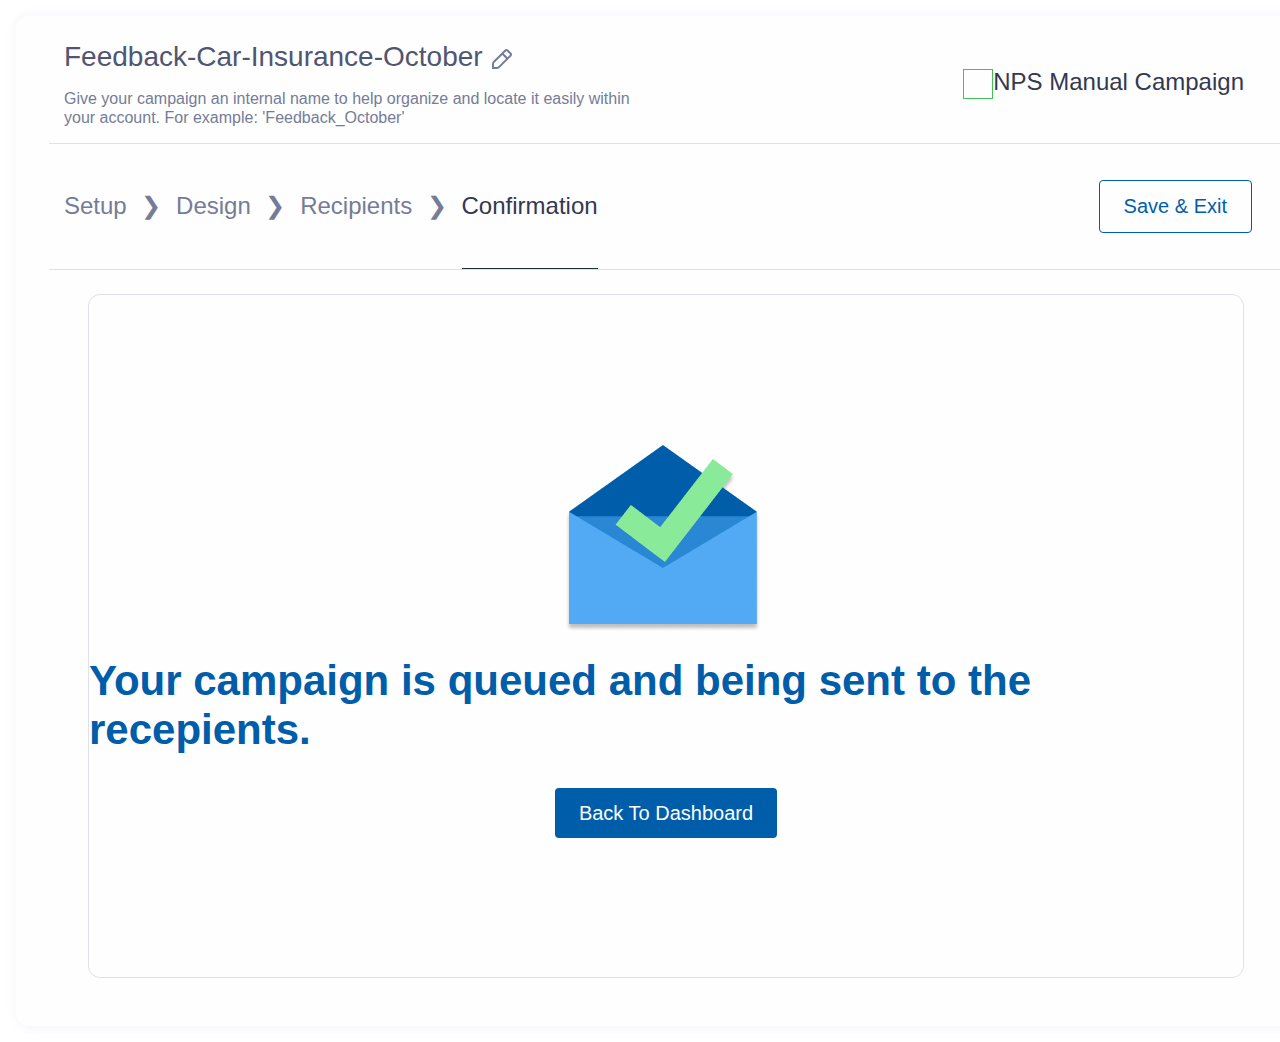
<file: views/form-sent.html>
<!DOCTYPE html>
<html lang="en">
  <head>
    <meta charset="UTF-8" />
    <meta name="viewport" content="width=device-width, initial-scale=1.0" />
    <link rel="stylesheet" href="../vendor/bootstrap.min.css" />
    <link rel="stylesheet" href="../styles/styles.css" />
    <link rel="stylesheet" href="../styles/camp-new.css" />
    <link rel="stylesheet" href="../styles/form-confirm.css" />
    <script src="../vendor/jquery.min.js"></script>
    <script src="../vendor/bootstrap.min.js"></script>
    <script src="../scripts/form-design-build-email.js"></script>
    <title>Document</title>
  </head>
  <body>
    <div class="container-fluid p-4 pl-5 pr-5">
      <div class="row border-bottom">
        <div class="col-md-6">
          <p class="t-intro">
            Feedback-Car-Insurance-October
            <img src="../images/container/24/basic/pencil-create.svg" />
          </p>
          <p class="t-tag">
            Give your campaign an internal name to help organize and locate it
            easily within your account. For example: 'Feedback_October'
          </p>
        </div>
        <div class="col-md-6 align-items-center d-flex">
          <p class="ml-auto mr-4 t-intro-2">
            <img src="../images/container/Rectangle 292.png" />NPS Manual
            Campaign
          </p>
        </div>
      </div>

      <div class="row border-bottom align-items-center d-flex">
        <div class="col-6 t-intro-2 non-active">
          <span class="mr-2 d-inline-block pt-5 pb-5">Setup</span>
          <span class="mr-2">&#x276F;</span>
          <span class="mr-2 d-inline-block pt-5 pb-5">Design</span>
          <span class="mr-2">&#x276F;</span>
          <span class="mr-2 d-inline-block pt-5 pb-5">Recipients</span>
          <span class="mr-2">&#x276F;</span>
          <span class="active-tab mr-2 d-inline-block pt-5 pb-5">Confirmation</span>
        </div>
        <div class="col-6 align-items-center d-flex">
          <div class="ml-auto">
            <button class="t-btn t-btn-outline-primary mr-3">
              Save & Exit
            </button>
          </div>
        </div>
      </div>

<!-- Middle Section -->
      <div class="row">
        <div class="col-12">

          <div class="row m-4 border csat-form">
            <div class="col-12 d-flex flex-column align-items-center sent-box">
                <img src="../images/campaign/undraw_Mail_sent_qwwx 1.png" alt="">
                <p class="t-h2 t-color-primary mt-4">Your campaign is queued and being sent to the recepients. </p>
                <div class="mt-5">
                    <a href="index.html" class="t-btn t-btn-primary">Back To Dashboard</a>
                </div>
            </div>
          </div>

        </div>
      </div>

    </div>
  </body>
</html>
</file>
<file: styles/styles.css>
/* variables */
:root {
  --bg-light: #fefefe;
  --bg-dark: #1f2d3d;
  --bg-primary: #005daa;
  --bg-secondary: #42c357;
}

body,
html {
  margin: 0;
  padding: 0;
  font-family: "Roboto", sans-serif;
  color: var(--bg-dark);
}
*,
body,
html {
  box-sizing: border-box;
}
body {
  min-width: 1300px;
  overflow: scroll;
}
ul,
li {
  list-style-type: none;
  margin: 0;
  padding: 0;
}
a {
  text-decoration: none;
  color: inherit;
}
a:hover {
  text-decoration: none;
  color: inherit;
}

/* colors */
.t-color-dark {
  color: var(--bg-dark);
}
.t-color-primary {
  color: var(--bg-primary);
}
.t-color-secondary {
  color: var(--bg-secondary);
}

/* heading */
.t-h-xl {
  font-weight: bold;
  font-size: 77px;
  line-height: 90px;
  margin: 0;
}
.t-h1 {
  font-weight: bold;
  font-size: 56px;
  line-height: 66px;
}
.t-h2 {
  font-weight: bold;
  font-size: 42px;
  line-height: 49px;
  margin: 0;
}
.t-h3 {
  font-weight: 500;
  font-size: 36px;
  line-height: 42px;
}
.t-h4 {
  font-weight: 500;
  font-size: 32px;
  line-height: 37px;
}
.t-h4-reg {
  font-weight: normal;
  font-size: 32px;
  line-height: 37px;
}

/* paragraph */
.t-intro {
  font-weight: normal;
  font-size: 28px;
  line-height: 33px;
  color: #505671;
}
.t-intro-bold {
  font-weight: bold;
  font-size: 1.6rem;
  line-height: 33px;
  color: #505671;
}
.t-intro-2 {
  font-weight: normal;
  font-size: 24px;
  line-height: 28px;
  color: #333951;
}
.t-intro-2-bold {
  font-weight: bold;
  font-size: 24px;
  line-height: 28px;
  color: #333951;
}
.t-para {
  font-weight: normal;
  font-size: 18px;
  line-height: 25px;
}
.t-para-bold {
  font-weight: bold;
  font-size: 18px;
  line-height: 21px;
}
.t-tag {
  font-weight: normal;
  font-size: 16px;
  line-height: 19px;
  color: #757C97;
}
.t-tag-semi {
  font-weight: 500;
  font-size: 16px;
  line-height: 19px;
  color: #757C97;
}
.t-tag-sm {
  font-weight: normal;
  font-size: 14px;
  line-height: 16px;
  color: #757C97;
}

/* buttons */
.t-btn {
  font-style: normal;
  font-weight: 500;
  font-size: 20px;
  line-height: 23px;
  padding: 14px 24px;
  border-radius: 4px;
  border: none;
  outline: none;
  cursor: pointer;
}
.t-btn-primary {
  background: var(--bg-primary);
  color: var(--bg-light);
}
.t-btn-secondary {
  background: var(--bg-secondary);
  color: var(--bg-light);
}
.t-btn-outline-primary {
  background: var(--bg-light);
  border: 1px solid var(--bg-primary);
  color: var(--bg-primary);
}
.t-btn-outline-secondary {
  background: var(--bg-light);
  border: 1px solid var(--bg-secondary);
  color: var(--bg-secondary);
}
.t-btn-primary-tertiary {
  background: none;
  color: var(--bg-primary);
}
.t-btn-secondary-tertiary {
  background: none;
  color: var(--bg-secondary);
}
.t-btn-primary:hover {
  background: #2987d5;
  color: var(--bg-light);
}
.t-btn-secondary:hover {
  background: #6cd37d;
  color: var(--bg-light);
}
.t-btn-outline-primary:hover {
  background: #2987d5;
  color: var(--bg-light);
}
.t-btn-outline-secondary:hover {
  background: #6cd37d;
  color: var(--bg-light);
}

/* inputs */
.t-input {
  background: #f6f6f6;
  border: 1px solid #C0CCDA;
  padding: 15px 25px;
  border-radius: 6px;
  font-weight: normal;
  font-size: 18px;
  line-height: 25px;
}

/* borders */

.t-border-primary {
  border: 1px solid var(--bg-primary);
}
.t-border-secondary {
  border: 1px solid var(--bg-secondary);
}
</file>
<file: styles/header.css>
.header {
  height: 121px;
  background-color: #f8f8f8;
  box-shadow: 0px 4px 4px rgba(0, 0, 0, 0.25);
  padding: 34px;
  margin-bottom: 5px;
  display: flex;
  align-items: center;
  justify-content: space-between;
}
ul {
  list-style-type: none;
  margin: 0;
  padding: 0;
  overflow: hidden;
  display: inline;
}
.location {
  font-size: 18px;
  line-height: 21px;
}
.logo {
  width: 252.13px;
  height: 76px;
}
.actions {
  display: flex;
  align-items: center;
}
.actions * {
  margin: 0 20px;
}
.actions img {
  cursor: pointer;
}
.search {
  position: relative;
}
.search input {
  padding-left: 40px;
  width: 418px;
  height: 59px;
  background: #fefefe;
  border: 1px solid #c0ccda;
  border-radius: 6px;
  font-size: 18px;
  line-height: 25px;
}
.search img {
  position: absolute;
  left: 14px;
  top: 22px;
}
</file>
<file: styles/main.css>
.main {
    display: flex;
    background: #f8f8f8;
    align-items: flex-start;
  }
</file>
<file: styles/dashboard.css>
.dashboard {
  width: 373px;
  height: 1077px;
  min-width: 373px;
  max-width: 373px;
  background: #005daa;
  color: #fefefe;
  border-radius: 13px;
  padding: 30px;
  margin: 16px 30px;
  display: flex;
  flex-direction: column;
  transition: all 0.3s;
}
.dash-head {
  display: flex;
  align-items: center;
  justify-content: space-between;
}
.dash-open {
  background: var(--bg-light);
  padding: 6px;
  border-radius: 50%;
}
.dash-link {
  display: flex;
  align-items: center;
  text-decoration: none;
  color: #c0ccda;
  margin: 2rem 0;
  cursor: pointer;
}
.dash-link p {
  margin: 0;
}
.dash-link a {
  padding: 10px;
}
.dash-sub-links li {
  margin-left: 40px;
  cursor: pointer;
}
.dash-sub-links li a {
  display: inline-block;
  width: 100%;
  height: 100%;
  padding: 20px;
}
.dash-logo {
}
.dash-open,
.dash-close {
  cursor: pointer;
}
.dash-footer {
  margin-top: auto;
  border-top: 1px solid #fefefe;
}
.dashboard li a {
  display: inline-block;
}
.li-active {
  color: #ffffff;
}
.sub-li-active {
  background: #2987d5;
  border-radius: 5px;
}
.sub-li-active a::before {
  content: "\2022";
  margin-right: 10px;
  font-size: 20px;
}
.dashboard.dash-collapse {
  width: 100px;
  min-width: 100px;
  max-width: 100px;
}
.dashboard.dash-collapse .dash-open {
  margin-left: -11px;
}
.dashboard.dash-collapse li {
  align-self: center;
  justify-self: center;
}
.dashboard.dash-collapse a,
.dash-close,
.dash-heading {
  display: none;
}
.dashboard.dash-collapse li img {
  margin-left: 6px;
  margin-bottom: 15px;
  transform: scale(1.2);
}
</file>
<file: styles/camp-new.css>
/* camp-new */
.container-fluid {
  background: #fefefe;
  box-shadow: 4px 4px 10px rgba(204, 208, 237, 0.15),
    -2px -2px 10px rgba(204, 208, 237, 0.15);
  border-radius: 12px;
  margin: 16px;
  padding: 45px 16px;
}
.border-primary {
  border: 1px solid var(--bg-primary);
}
.border-secondary {
  border: 1px solid var(--bg-secondary) !important;
}

/* camp-new-NPS */
.active-tab {
  color: #333951;
  border-bottom: 2px solid var(--bg-dark);
}
.non-active {
  color: #757c97;
}
.csat-form {
  border-radius: 12px;
}
.bootstrap-tagsinput {
  width: 100%;
  padding: 12px;
}
.bootstrap-tagsinput .tag {
  background: #c2deff;
  border-radius: 7px;
  color: #005daa;
  padding: 10px;
}

/* camp-new-auto-NPS */

/* camp-manage */
.section-img {
  padding: 2rem 1rem;
  background: #f0f6fd;
  border-radius: 1rem;
}
.container-fluid {
  background: #fefefe;
  box-shadow: 4px 4px 10px rgba(204, 208, 237, 0.15),
    -2px -2px 10px rgba(204, 208, 237, 0.15);
  border-radius: 12px;
}

/* camp-manage-table */
.table-container {
  background: #fefefe;
  box-shadow: 10px 10px 15px rgba(198, 198, 198, 0.2),
    -5px -5px 10px rgba(198, 198, 198, 0.15);
  border-radius: 4px 4px 0px 0px;
}
.search input {
  padding-left: 40px;
  width: 418px;
  height: 59px;
  background: #fefefe;
  border: 1px solid #c0ccda;
  border-radius: 6px;
  font-size: 18px;
  line-height: 25px;
}
.search img {
  position: relative;
  left: 35px;
}
.table-head,
.table-foot {
  background: #e7f0fb;
}
th {
  font-size: 16px;
  line-height: 19px;
  color: #505671;
}
.table td {
  padding: 1.5rem;
  font-size: 16px;
  line-height: 19px;
  color: #505671;
}
.badge {
  font-size: 16px;
  line-height: 19px;
}
</file>
<file: styles/dash-overview.css>
.container-fluid {
    background: #fefefe;
    box-shadow: 4px 4px 10px rgba(204, 208, 237, 0.15),
      -2px -2px 10px rgba(204, 208, 237, 0.15);
    border-radius: 12px;
  }
</file>
<file: styles/form-confirm.css>
.active-tab {
  color: #333951;
  border-bottom: 1px solid var(--bg-dark);
}
.non-active {
  color: #757c97;
}
.csat-form {
  border-radius: 12px;
  border: 1px solid #757C97;
}
.email-head {
  background: #e7f0fb;
}
.preview-menu {
  left: 0;
  background: var(--bg-light);
  box-shadow: 10px 10px 15px rgba(198, 198, 198, 0.2),
    -5px -5px 10px rgba(198, 198, 198, 0.15);
  border-radius: 8px;
  z-index: 2;
}
.preview-menu li {
  cursor: pointer;
  padding: 20px 40px 20px 20px;
}
.preview-menu li:hover {
  background: #e7f0fb;
}

.rating-btn {
  padding: 1rem 1.5rem;
  background: #51aaf3;
  border-radius: 5px;
  border: none;
  font-weight: bold;
  font-size: 28px;
  line-height: 33px;
  color: #fefefe;
}
.response-btn {
  padding: 1rem 1.5rem;
  background: #c0ccda;
  border-radius: 5px;
  border: none;
  font-weight: bold;
  font-size: 28px;
  line-height: 33px;
  color: #fefefe;
}
.test-modal {
  max-width: 800px;
  min-width: 800px;
}
.schedule-modal {
  max-width: 600px;
  min-width: 600px;
}
.schedule-modal input[type="time"] {
  width: 35%;
}
.modal-content {
  border-radius: 50px;
}

.email-head {
  background: #e6ebf0;
}
.rating-btn {
  padding: 0.8rem 1.1rem;
  font-weight: bold;
  font-size: 18px;
  line-height: 21px;
}
.sent-box {
  padding: 150px 0;
}
</file>
<file: styles/form-design.css>
.container-fluid {
  background: #fefefe;
  box-shadow: 4px 4px 10px rgba(204, 208, 237, 0.15),
    -2px -2px 10px rgba(204, 208, 237, 0.15);
  border-radius: 12px;
  margin: 0;
  padding: 45px 16px;
}
.active-tab {
  color: #333951;
  border-bottom: 1px solid var(--bg-dark);
}
.non-active {
  color: #757c97;
}
.csat-form {
  border-radius: 12px;
}
.card-logo-title {
  background: linear-gradient(180deg, #005daa 0%, #2987d4 100%);
  color: var(--bg-light);
}
.card {
  background: var(--bg-light);
  border: 1px solid #d6e0ec;
  box-shadow: 10px 10px 15px rgba(198, 198, 198, 0.2),
    -5px -5px 10px rgba(198, 198, 198, 0.15);
  border-radius: 20px;
  min-height: 341px;
  min-width: 200px;
  margin: 100px;
  cursor: pointer;
}
.card-title {
  font-weight: bold;
  font-size: 12px;
  line-height: 14px;
  color: #505671;
}
.card-text {
  font-weight: normal;
  font-size: 9px;
  line-height: 11px;
  color: #505671;
}
.card-footer {
  background: var(--bg-light);
  color: var(--bg-primary);
}
.color-primary {
  color: var(--bg-primary);
}
</file>
